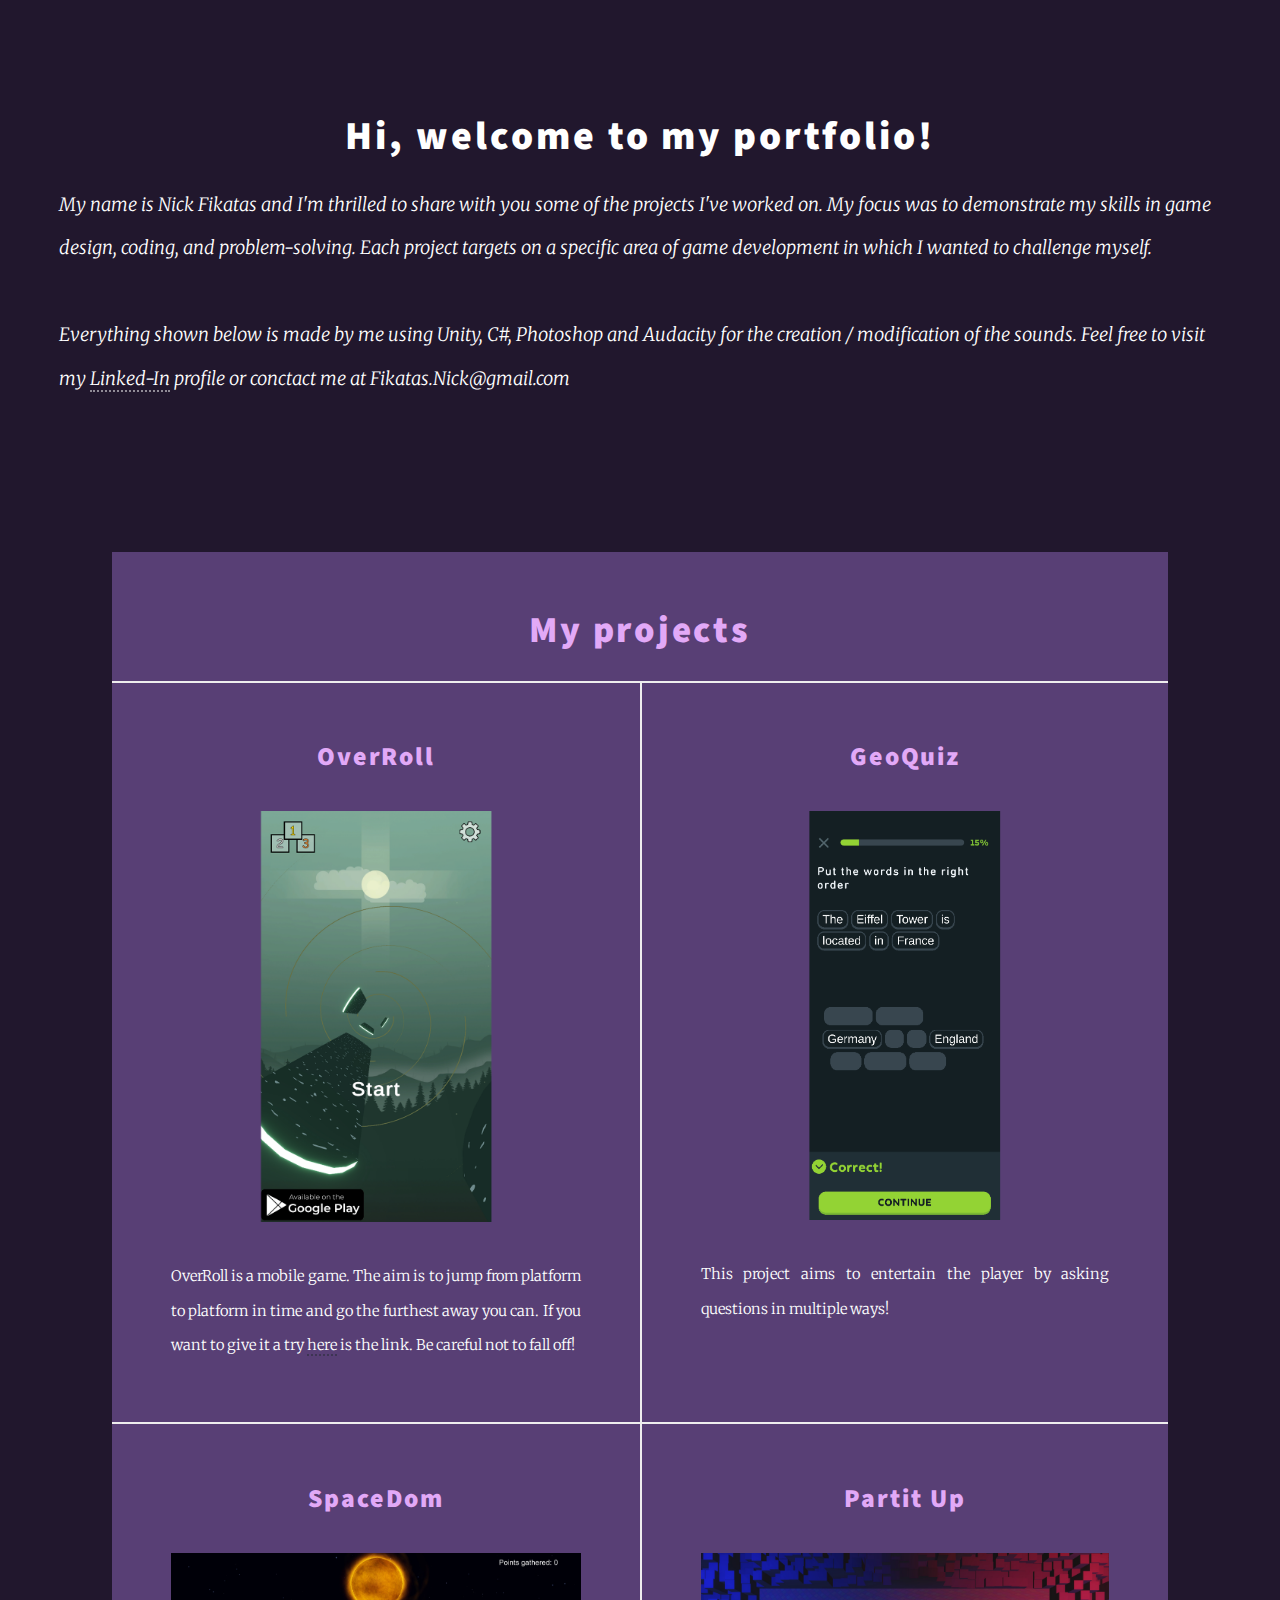
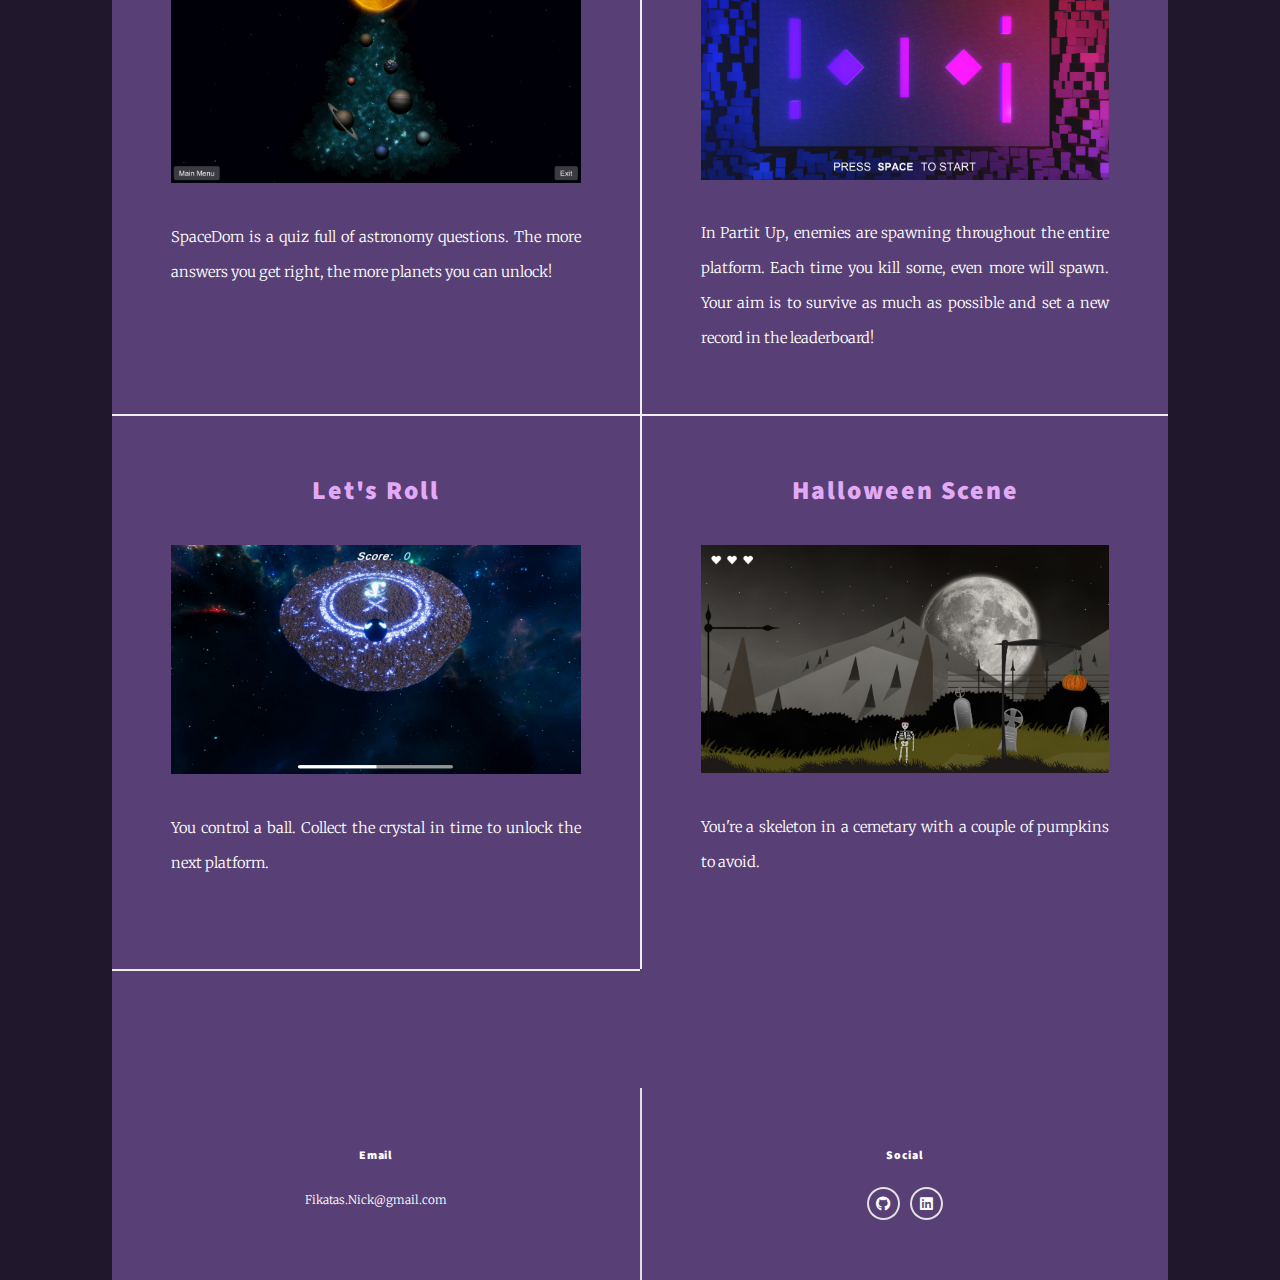
<file: index.html>
<!DOCTYPE HTML>

<html>
	<head>
		<meta charset="utf-8" />
		<meta name="viewport" content="width=device-width, initial-scale=1, user-scalable=no" />
		<!--CSS link here-->
		<link rel="stylesheet" href="assets/css/main.css" />
		<noscript><link rel="stylesheet" href="assets/css/noscript.css" /></noscript>
	</head>
	<body class="is-preload">

				<!-- Intro -->
		<div id="intro">
			<h1>Hi, welcome to my portfolio!</h1>
			<p>
				My name is Nick Fikatas and I'm thrilled to share with you some of the projects I've worked on.
				My focus was to demonstrate my skills in game design, coding, and problem-solving.
				Each project targets on a specific area of game development in which I wanted to challenge myself.<br><br>

				Everything shown below is made by me using Unity, C#, Photoshop and Audacity for the creation / modification of the sounds.
				Feel free to visit my <a href="https://www.linkedin.com/in/fiknikos/"><span class="label">Linked-In</span></a>
				profile or conctact me at Fikatas.Nick@gmail.com
			</p><br>
			<!--<a href="Nikolaos Fikatas Resume.pdf" Download class="fa fa-download" aria-hidden="true"><span class="label">Download my resume</span></a>-->
		</div>
				<!-- Main -->
					<div id="main">
						<h1>My projects</h1>
						<!-- Posts -->
							<section class="posts">
								<article>
									<header>
										<h2><a href="OverRoll.html">OverRoll</a></h2>
									</header>
									<a href="OverRoll.html" class="image fit"><img src="images/OverRoll/MainMenu.png"></a>
									<p>OverRoll is a mobile game. The aim is to jump from platform to platform in time and go the furthest away you can. 
										If you want to give it a try <a href="https://play.google.com/store/apps/details?id=io.KosmicRelics.Jump">here</a> is the link. Be careful not to fall off!</p>
								</article>
								<article>
									<header>
										<h2><a href="Quiz Project.html">GeoQuiz<br /></a></h2>										
									</header>
									<a href="GeoQuiz.html" class="image fit"><img src="images/GeoQuiz screenshot.png"></a>
									<p>This project aims to entertain the player by asking questions in multiple ways!</p>
								</article>
								<article>
									<header>
										<h2><a href="Spacedom.html">SpaceDom<br /></a></h2>										
									</header>
									<a href="spacedom.html" class="image fit"><img src="images/SpaceDom/SpaceDomTree.jpg"></a>
									<p>SpaceDom is a quiz full of astronomy questions. The more answers you get right, the more planets you can unlock!</p>
								</article>
								<article>
									<header>
										<h2><a href="PartitUp.html">Partit Up<br /></a></h2>
									</header>
									<a href="PartitUp.html" class="image fit"><img src="images/PartitUp/PressStart.jpg"></a>
									<p>In Partit Up, enemies are spawning throughout the entire platform. Each time you kill some, even more will spawn.
										 Your aim is to survive as much as possible and set a new record in the leaderboard!</p>
								</article>
								<article>
									<header>
										<h2><a href="Lets Roll.html">Let's Roll</a></h2>
									</header>
									<a href="Lets Roll.html" class="image fit"><img src="images/LetsRoll/Platform.jpg"></a>
									<p>You control a ball. Collect the crystal in time to unlock the next platform.</p>
									<ul class="actions special">
								</article>
								<article>
									<header>
										<h2><a href="Halloween Scene.html">Halloween Scene</a></h2>
									</header>
									<a href="Halloween Scene.html" class="image fit"><img src="images/HalloweenScene//Scene.jpg"></a>
									<p>You're a skeleton in a cemetary with a couple of pumpkins to avoid.</p>
									<ul class="actions special">
								</article>
								<article></article>
							</section>

					</div>

				<!-- Footer -->
					<footer id="footer">						
							<section>
								<h3>Email</h3>
								<p>Fikatas.Nick@gmail.com</p>
							</section>
							<section>
								<h3>Social</h3>
								<ul class="icons alt">																		
									<li><a href="https://github.com/KosmicRelic" class="icon brands alt fa-github"><span class="label">GitHub</span></a></li>
									<li><a href="https://www.linkedin.com/in/fiknikos/" class="icon brands alt fa-linkedin"><span class="label">Linked-In</span></a></li>
								</ul>
							</section>
						</section>
					</footer>

			</div>

		<!-- Scripts -->
			<script src="assets/js/jquery.min.js"></script>
			<script src="assets/js/jquery.scrollex.min.js"></script>
			<script src="assets/js/jquery.scrolly.min.js"></script>
			<script src="assets/js/browser.min.js"></script>
			<script src="assets/js/breakpoints.min.js"></script>
			<script src="assets/js/util.js"></script>
			<script src="assets/js/main.js"></script>

	</body>
</html>
</file>
<file: assets/css/main.css>
@import url(fontawesome-all.min.css);
@import url("https://fonts.googleapis.com/css?family=Merriweather:300,700,300italic,700italic|Source+Sans+Pro:900");


html, body, div, applet, object,
iframe, h1, h2, h3, h4, h5, h6, p, blockquote,
pre, a, abbr, acronym, address, big, cite,
code, del, dfn, em, img, ins, kbd, q, s, samp,
small, strike, strong, sub, sup, tt, var, b,
u, i, center, dl, dt, dd, ol, ul, li, fieldset,
form, label, legend, table, caption, tbody,
tfoot, thead, tr, th, td, article, aside,
canvas, details, embed, figure, figcaption,
footer, header, hgroup, menu, nav, output, ruby,
section, summary, time, mark, audio, video {
	margin: 0;
	padding: 0;
	border: 0;
	font-size: 100%;
	font: inherit;
	background-color: #583f75;
	vertical-align: baseline;}

	span{
	margin: 0;
	padding: 0;
	border: 0;
	font-size: 100%;
	font: inherit;
	background-color: inherit;
	vertical-align: baseline;
	}

article, aside, details, figcaption, figure,
footer, header, hgroup, menu, nav, section {
	display: block;}

body {
	line-height: 1;
}

ol, ul {
	list-style: none;
}

blockquote, q {
	quotes: none;
}

	blockquote:before, blockquote:after, q:before, q:after {
		content: '';
		content: none;
	}

table {
	border-collapse: collapse;
	border-spacing: 0;
}

body {
	-webkit-text-size-adjust: none;
}

mark {
	background-color: transparent;
	color: inherit;
}

input::-moz-focus-inner {
	border: 0;
	padding: 0;
}

input, select, textarea {
	-moz-appearance: none;
	-webkit-appearance: none;
	-ms-appearance: none;
	appearance: none;
}

/* Basic */

	@-ms-viewport {
		width: device-width;
	}

	body {
		-ms-overflow-style: scrollbar;
	}

	@media screen and (max-width: 480px) {

		html, body {
			min-width: 320px;
		}

	}

	html {
		box-sizing: border-box;
	}

	*, *:before, *:after {
		box-sizing: inherit;
	}

	body {
		background-color: #21172d;
	}

		body.is-preload *, body.is-preload *:before, body.is-preload *:after {
			-moz-animation: none !important;
			-webkit-animation: none !important;
			-ms-animation: none !important;
			animation: none !important;
			-moz-transition: none !important;
			-webkit-transition: none !important;
			-ms-transition: none !important;
			transition: none !important;
		}

/* Type */

	html {
		font-size: 16pt;
	}

		@media screen and (max-width: 1680px) {

			html {
				font-size: 12pt;
			}

		}

		@media screen and (max-width: 1280px) {

			html {
				font-size: 11pt;
			}

		}

		@media screen and (max-width: 360px) {

			html {
				font-size: 10pt;
			}

		}

	body {
		color: #212931;
	}

	body, input, select, textarea {
		font-family: "Merriweather", Georgia, serif;
		font-weight: 300;
		font-size: 1rem;
		line-height: 2.375;
	}

	a {
		background-color: inherit;
		-moz-transition: color 0.2s ease-in-out, background-color 0.2s ease-in-out, border-color 0.2s ease-in-out, box-shadow 0.2s ease-in-out;
		-webkit-transition: color 0.2s ease-in-out, background-color 0.2s ease-in-out, border-color 0.2s ease-in-out, box-shadow 0.2s ease-in-out;
		-ms-transition: color 0.2s ease-in-out, background-color 0.2s ease-in-out, border-color 0.2s ease-in-out, box-shadow 0.2s ease-in-out;
		transition: color 0.2s ease-in-out, background-color 0.2s ease-in-out, border-color 0.2s ease-in-out, box-shadow 0.2s ease-in-out;
		border-bottom: dotted 2px;
		text-decoration: none;
	}

		a:hover {
			border-bottom-color: transparent;
		}

	strong, b {
		font-weight: 600;
	}

	em, i {
		font-style: italic;
	}

	p {
		text-align: justify;
		margin: 0 0 2rem 0;
		color: white;
	}

	h1, h2, h3, h4, h5, h6 {
		font-family: "Source Sans Pro", Helvetica, sans-serif;
		font-weight: 900;
		line-height: 1.5;
		letter-spacing: 0.075em;
		margin: 0 0 1rem 0;
	}

		h1 a, h2 a, h3 a, h4 a, h5 a, h6 a {
			border-bottom: 0;
			color: inherit;
			text-decoration: none;
		}

	h1 {
		font-size: 2.5rem;
		line-height: 1.1;
		margin: 0 0 2rem 0;
		text-align: center;
	}

	h2 {
		
		font-size: 1.75rem;
		line-height: 1.3;
		margin: 0 0 1.5rem 0;
	}

	h3 {
		font-size: 1.25rem;
		margin: 0 0 1.5rem 0;
	}

	h4 {
		font-size: 1rem;
	}

	h5 {
		font-size: 0.9rem;
	}

	h6 {
		font-size: 0.8rem;
	}

	sub {
		font-size: 0.8rem;
		position: relative;
		top: 0.5rem;
	}

	sup {
		font-size: 0.8rem;
		position: relative;
		top: -0.5rem;
	}

	blockquote {
		border-left: solid 4px;
		font-style: italic;
		margin: 0 0 2rem 0;
		padding: 0.5rem 0 0.5rem 2rem;
	}

	code {
		border: solid 2px;
		font-family: "Courier New", monospace;
		font-size: 0.9rem;
		margin: 0 0.25rem;
		padding: 0.25rem 0.65rem;
	}

	pre {
		-webkit-overflow-scrolling: touch;
		font-family: "Courier New", monospace;
		font-size: 0.9rem;
		margin: 0 0 2rem 0;
	}

		pre code {
			display: block;
			line-height: 1.75;
			padding: 1rem 1.5rem;
			overflow-x: auto;
		}

	hr {
		border: 0;
		border-bottom: solid 2px;
		margin: 3rem 0;
	}

		hr.major {
			margin: 5rem 0;
		}

	.align-left {
		text-align: left;
	}

	.align-center {
		text-align: center;
	}

	.align-right {
		text-align: right;
	}

	input, select, textarea {
		color: white;
	}

	a {
		color: white;
		border-bottom-color: rgba(33, 41, 49, 0.5);
	}

		a:hover {
			border-bottom-color: transparent;
			color: #18bfef !important;
		}

	strong, b {
		color: #212931;
	}

	h1, h2, h3, h4, h5, h6 {
		color: #e2a9f7;
	}

	blockquote {
		border-left-color: #eeeeee;
	}

	code {
		background: rgba(220, 220, 220, 0.25);
		border-color: #eeeeee;
	}

	hr {
		border-bottom-color: #eeeeee;
	}

/* Row */

	.row {
		display: flex;
		flex-wrap: wrap;
		box-sizing: border-box;
		align-items: stretch;
	}

		.row > * {
			box-sizing: border-box;
		}

		.row.gtr-uniform > * > :last-child {
			margin-bottom: 0;
		}

		.row.aln-left {
			justify-content: flex-start;
		}

		.row.aln-center {
			justify-content: center;
		}

		.row.aln-right {
			justify-content: flex-end;
		}

		.row.aln-top {
			align-items: flex-start;
		}

		.row.aln-middle {
			align-items: center;
		}

		.row.aln-bottom {
			align-items: flex-end;
		}

		.row > .imp {
			order: -1;
		}

		.row > .col-1 {
			width: 8.33333%;
		}

		.row > .off-1 {
			margin-left: 8.33333%;
		}

		.row > .col-2 {
			width: 16.66667%;
		}

		.row > .off-2 {
			margin-left: 16.66667%;
		}

		.row > .col-3 {
			width: 25%;
		}

		.row > .off-3 {
			margin-left: 25%;
		}

		.row > .col-4 {
			width: 33.33333%;
		}

		.row > .off-4 {
			margin-left: 33.33333%;
		}

		.row > .col-5 {
			width: 41.66667%;
		}

		.row > .off-5 {
			margin-left: 41.66667%;
		}

		.row > .col-6 {
			width: 50%;
		}

		.row > .off-6 {
			margin-left: 50%;
		}

		.row > .col-7 {
			width: 58.33333%;
		}

		.row > .off-7 {
			margin-left: 58.33333%;
		}

		.row > .col-8 {
			width: 66.66667%;
		}

		.row > .off-8 {
			margin-left: 66.66667%;
		}

		.row > .col-9 {
			width: 75%;
		}

		.row > .off-9 {
			margin-left: 75%;
		}

		.row > .col-10 {
			width: 83.33333%;
		}

		.row > .off-10 {
			margin-left: 83.33333%;
		}

		.row > .col-11 {
			width: 91.66667%;
		}

		.row > .off-11 {
			margin-left: 91.66667%;
		}

		.row > .col-12 {
			width: 100%;
		}

		.row > .off-12 {
			margin-left: 100%;
		}

		.row.gtr-0 {
			margin-top: 0;
			margin-left: 0rem;
		}

			.row.gtr-0 > * {
				padding: 0 0 0 0rem;
			}

			.row.gtr-0.gtr-uniform {
				margin-top: 0rem;
			}

				.row.gtr-0.gtr-uniform > * {
					padding-top: 0rem;
				}

		.row.gtr-25 {
			margin-top: 0;
			margin-left: -0.375rem;
		}

			.row.gtr-25 > * {
				padding: 0 0 0 0.375rem;
			}

			.row.gtr-25.gtr-uniform {
				margin-top: -0.375rem;
			}

				.row.gtr-25.gtr-uniform > * {
					padding-top: 0.375rem;
				}

		.row.gtr-50 {
			margin-top: 0;
			margin-left: -0.75rem;
		}

			.row.gtr-50 > * {
				padding: 0 0 0 0.75rem;
			}

			.row.gtr-50.gtr-uniform {
				margin-top: -0.75rem;
			}

				.row.gtr-50.gtr-uniform > * {
					padding-top: 0.75rem;
				}

		.row {
			margin-top: 0;
			margin-left: -1.5rem;
		}

			.row > * {
				padding: 0 0 0 1.5rem;
			}

			.row.gtr-uniform {
				margin-top: -1.5rem;
			}

				.row.gtr-uniform > * {
					padding-top: 1.5rem;
				}

		.row.gtr-150 {
			margin-top: 0;
			margin-left: -2.25rem;
		}

			.row.gtr-150 > * {
				padding: 0 0 0 2.25rem;
			}

			.row.gtr-150.gtr-uniform {
				margin-top: -2.25rem;
			}

				.row.gtr-150.gtr-uniform > * {
					padding-top: 2.25rem;
				}

		.row.gtr-200 {
			margin-top: 0;
			margin-left: -3rem;
		}

			.row.gtr-200 > * {
				padding: 0 0 0 3rem;
			}

			.row.gtr-200.gtr-uniform {
				margin-top: -3rem;
			}

				.row.gtr-200.gtr-uniform > * {
					padding-top: 3rem;
				}

		@media screen and (max-width: 1680px) {

			.row {
				display: flex;
				flex-wrap: wrap;
				box-sizing: border-box;
				align-items: stretch;
			}

				.row > * {
					box-sizing: border-box;
				}

				.row.gtr-uniform > * > :last-child {
					margin-bottom: 0;
				}

				.row.aln-left {
					justify-content: flex-start;
				}

				.row.aln-center {
					justify-content: center;
				}

				.row.aln-right {
					justify-content: flex-end;
				}

				.row.aln-top {
					align-items: flex-start;
				}

				.row.aln-middle {
					align-items: center;
				}

				.row.aln-bottom {
					align-items: flex-end;
				}

				.row > .imp-xlarge {
					order: -1;
				}

				.row > .col-1-xlarge {
					width: 8.33333%;
				}

				.row > .off-1-xlarge {
					margin-left: 8.33333%;
				}

				.row > .col-2-xlarge {
					width: 16.66667%;
				}

				.row > .off-2-xlarge {
					margin-left: 16.66667%;
				}

				.row > .col-3-xlarge {
					width: 25%;
				}

				.row > .off-3-xlarge {
					margin-left: 25%;
				}

				.row > .col-4-xlarge {
					width: 33.33333%;
				}

				.row > .off-4-xlarge {
					margin-left: 33.33333%;
				}

				.row > .col-5-xlarge {
					width: 41.66667%;
				}

				.row > .off-5-xlarge {
					margin-left: 41.66667%;
				}

				.row > .col-6-xlarge {
					width: 50%;
				}

				.row > .off-6-xlarge {
					margin-left: 50%;
				}

				.row > .col-7-xlarge {
					width: 58.33333%;
				}

				.row > .off-7-xlarge {
					margin-left: 58.33333%;
				}

				.row > .col-8-xlarge {
					width: 66.66667%;
				}

				.row > .off-8-xlarge {
					margin-left: 66.66667%;
				}

				.row > .col-9-xlarge {
					width: 75%;
				}

				.row > .off-9-xlarge {
					margin-left: 75%;
				}

				.row > .col-10-xlarge {
					width: 83.33333%;
				}

				.row > .off-10-xlarge {
					margin-left: 83.33333%;
				}

				.row > .col-11-xlarge {
					width: 91.66667%;
				}

				.row > .off-11-xlarge {
					margin-left: 91.66667%;
				}

				.row > .col-12-xlarge {
					width: 100%;
				}

				.row > .off-12-xlarge {
					margin-left: 100%;
				}

				.row.gtr-0 {
					margin-top: 0;
					margin-left: 0rem;
				}

					.row.gtr-0 > * {
						padding: 0 0 0 0rem;
					}

					.row.gtr-0.gtr-uniform {
						margin-top: 0rem;
					}

						.row.gtr-0.gtr-uniform > * {
							padding-top: 0rem;
						}

				.row.gtr-25 {
					margin-top: 0;
					margin-left: -0.375rem;
				}

					.row.gtr-25 > * {
						padding: 0 0 0 0.375rem;
					}

					.row.gtr-25.gtr-uniform {
						margin-top: -0.375rem;
					}

						.row.gtr-25.gtr-uniform > * {
							padding-top: 0.375rem;
						}

				.row.gtr-50 {
					margin-top: 0;
					margin-left: -0.75rem;
				}

					.row.gtr-50 > * {
						padding: 0 0 0 0.75rem;
					}

					.row.gtr-50.gtr-uniform {
						margin-top: -0.75rem;
					}

						.row.gtr-50.gtr-uniform > * {
							padding-top: 0.75rem;
						}

				.row {
					margin-top: 0;
					margin-left: -1.5rem;
				}

					.row > * {
						padding: 0 0 0 1.5rem;
					}

					.row.gtr-uniform {
						margin-top: -1.5rem;
					}

						.row.gtr-uniform > * {
							padding-top: 1.5rem;
						}

				.row.gtr-150 {
					margin-top: 0;
					margin-left: -2.25rem;
				}

					.row.gtr-150 > * {
						padding: 0 0 0 2.25rem;
					}

					.row.gtr-150.gtr-uniform {
						margin-top: -2.25rem;
					}

						.row.gtr-150.gtr-uniform > * {
							padding-top: 2.25rem;
						}

				.row.gtr-200 {
					margin-top: 0;
					margin-left: -3rem;
				}

					.row.gtr-200 > * {
						padding: 0 0 0 3rem;
					}

					.row.gtr-200.gtr-uniform {
						margin-top: -3rem;
					}

						.row.gtr-200.gtr-uniform > * {
							padding-top: 3rem;
						}

		}

		@media screen and (max-width: 1280px) {

			.row {
				display: flex;
				flex-wrap: wrap;
				box-sizing: border-box;
				align-items: stretch;
			}

				.row > * {
					box-sizing: border-box;
				}

				.row.gtr-uniform > * > :last-child {
					margin-bottom: 0;
				}

				.row.aln-left {
					justify-content: flex-start;
				}

				.row.aln-center {
					justify-content: center;
				}

				.row.aln-right {
					justify-content: flex-end;
				}

				.row.aln-top {
					align-items: flex-start;
				}

				.row.aln-middle {
					align-items: center;
				}

				.row.aln-bottom {
					align-items: flex-end;
				}

				.row > .imp-large {
					order: -1;
				}

				.row > .col-1-large {
					width: 8.33333%;
				}

				.row > .off-1-large {
					margin-left: 8.33333%;
				}

				.row > .col-2-large {
					width: 16.66667%;
				}

				.row > .off-2-large {
					margin-left: 16.66667%;
				}

				.row > .col-3-large {
					width: 25%;
				}

				.row > .off-3-large {
					margin-left: 25%;
				}

				.row > .col-4-large {
					width: 33.33333%;
				}

				.row > .off-4-large {
					margin-left: 33.33333%;
				}

				.row > .col-5-large {
					width: 41.66667%;
				}

				.row > .off-5-large {
					margin-left: 41.66667%;
				}

				.row > .col-6-large {
					width: 50%;
				}

				.row > .off-6-large {
					margin-left: 50%;
				}

				.row > .col-7-large {
					width: 58.33333%;
				}

				.row > .off-7-large {
					margin-left: 58.33333%;
				}

				.row > .col-8-large {
					width: 66.66667%;
				}

				.row > .off-8-large {
					margin-left: 66.66667%;
				}

				.row > .col-9-large {
					width: 75%;
				}

				.row > .off-9-large {
					margin-left: 75%;
				}

				.row > .col-10-large {
					width: 83.33333%;
				}

				.row > .off-10-large {
					margin-left: 83.33333%;
				}

				.row > .col-11-large {
					width: 91.66667%;
				}

				.row > .off-11-large {
					margin-left: 91.66667%;
				}

				.row > .col-12-large {
					width: 100%;
				}

				.row > .off-12-large {
					margin-left: 100%;
				}

				.row.gtr-0 {
					margin-top: 0;
					margin-left: 0rem;
				}

					.row.gtr-0 > * {
						padding: 0 0 0 0rem;
					}

					.row.gtr-0.gtr-uniform {
						margin-top: 0rem;
					}

						.row.gtr-0.gtr-uniform > * {
							padding-top: 0rem;
						}

				.row.gtr-25 {
					margin-top: 0;
					margin-left: -0.375rem;
				}

					.row.gtr-25 > * {
						padding: 0 0 0 0.375rem;
					}

					.row.gtr-25.gtr-uniform {
						margin-top: -0.375rem;
					}

						.row.gtr-25.gtr-uniform > * {
							padding-top: 0.375rem;
						}

				.row.gtr-50 {
					margin-top: 0;
					margin-left: -0.75rem;
				}

					.row.gtr-50 > * {
						padding: 0 0 0 0.75rem;
					}

					.row.gtr-50.gtr-uniform {
						margin-top: -0.75rem;
					}

						.row.gtr-50.gtr-uniform > * {
							padding-top: 0.75rem;
						}

				.row {
					margin-top: 0;
					margin-left: -1.5rem;
				}

					.row > * {
						padding: 0 0 0 1.5rem;
					}

					.row.gtr-uniform {
						margin-top: -1.5rem;
					}

						.row.gtr-uniform > * {
							padding-top: 1.5rem;
						}

				.row.gtr-150 {
					margin-top: 0;
					margin-left: -2.25rem;
				}

					.row.gtr-150 > * {
						padding: 0 0 0 2.25rem;
					}

					.row.gtr-150.gtr-uniform {
						margin-top: -2.25rem;
					}

						.row.gtr-150.gtr-uniform > * {
							padding-top: 2.25rem;
						}

				.row.gtr-200 {
					margin-top: 0;
					margin-left: -3rem;
				}

					.row.gtr-200 > * {
						padding: 0 0 0 3rem;
					}

					.row.gtr-200.gtr-uniform {
						margin-top: -3rem;
					}

						.row.gtr-200.gtr-uniform > * {
							padding-top: 3rem;
						}

		}

		@media screen and (max-width: 980px) {

			.row {
				display: flex;
				flex-wrap: wrap;
				box-sizing: border-box;
				align-items: stretch;
			}

				.row > * {
					box-sizing: border-box;
				}

				.row.gtr-uniform > * > :last-child {
					margin-bottom: 0;
				}

				.row.aln-left {
					justify-content: flex-start;
				}

				.row.aln-center {
					justify-content: center;
				}

				.row.aln-right {
					justify-content: flex-end;
				}

				.row.aln-top {
					align-items: flex-start;
				}

				.row.aln-middle {
					align-items: center;
				}

				.row.aln-bottom {
					align-items: flex-end;
				}

				.row > .imp-medium {
					order: -1;
				}

				.row > .col-1-medium {
					width: 8.33333%;
				}

				.row > .off-1-medium {
					margin-left: 8.33333%;
				}

				.row > .col-2-medium {
					width: 16.66667%;
				}

				.row > .off-2-medium {
					margin-left: 16.66667%;
				}

				.row > .col-3-medium {
					width: 25%;
				}

				.row > .off-3-medium {
					margin-left: 25%;
				}

				.row > .col-4-medium {
					width: 33.33333%;
				}

				.row > .off-4-medium {
					margin-left: 33.33333%;
				}

				.row > .col-5-medium {
					width: 41.66667%;
				}

				.row > .off-5-medium {
					margin-left: 41.66667%;
				}

				.row > .col-6-medium {
					width: 50%;
				}

				.row > .off-6-medium {
					margin-left: 50%;
				}

				.row > .col-7-medium {
					width: 58.33333%;
				}

				.row > .off-7-medium {
					margin-left: 58.33333%;
				}

				.row > .col-8-medium {
					width: 66.66667%;
				}

				.row > .off-8-medium {
					margin-left: 66.66667%;
				}

				.row > .col-9-medium {
					width: 75%;
				}

				.row > .off-9-medium {
					margin-left: 75%;
				}

				.row > .col-10-medium {
					width: 83.33333%;
				}

				.row > .off-10-medium {
					margin-left: 83.33333%;
				}

				.row > .col-11-medium {
					width: 91.66667%;
				}

				.row > .off-11-medium {
					margin-left: 91.66667%;
				}

				.row > .col-12-medium {
					width: 100%;
				}

				.row > .off-12-medium {
					margin-left: 100%;
				}

				.row.gtr-0 {
					margin-top: 0;
					margin-left: 0rem;
				}

					.row.gtr-0 > * {
						padding: 0 0 0 0rem;
					}

					.row.gtr-0.gtr-uniform {
						margin-top: 0rem;
					}

						.row.gtr-0.gtr-uniform > * {
							padding-top: 0rem;
						}

				.row.gtr-25 {
					margin-top: 0;
					margin-left: -0.375rem;
				}

					.row.gtr-25 > * {
						padding: 0 0 0 0.375rem;
					}

					.row.gtr-25.gtr-uniform {
						margin-top: -0.375rem;
					}

						.row.gtr-25.gtr-uniform > * {
							padding-top: 0.375rem;
						}

				.row.gtr-50 {
					margin-top: 0;
					margin-left: -0.75rem;
				}

					.row.gtr-50 > * {
						padding: 0 0 0 0.75rem;
					}

					.row.gtr-50.gtr-uniform {
						margin-top: -0.75rem;
					}

						.row.gtr-50.gtr-uniform > * {
							padding-top: 0.75rem;
						}

				.row {
					margin-top: 0;
					margin-left: -1.5rem;
				}

					.row > * {
						padding: 0 0 0 1.5rem;
					}

					.row.gtr-uniform {
						margin-top: -1.5rem;
					}

						.row.gtr-uniform > * {
							padding-top: 1.5rem;
						}

				.row.gtr-150 {
					margin-top: 0;
					margin-left: -2.25rem;
				}

					.row.gtr-150 > * {
						padding: 0 0 0 2.25rem;
					}

					.row.gtr-150.gtr-uniform {
						margin-top: -2.25rem;
					}

						.row.gtr-150.gtr-uniform > * {
							padding-top: 2.25rem;
						}

				.row.gtr-200 {
					margin-top: 0;
					margin-left: -3rem;
				}

					.row.gtr-200 > * {
						padding: 0 0 0 3rem;
					}

					.row.gtr-200.gtr-uniform {
						margin-top: -3rem;
					}

						.row.gtr-200.gtr-uniform > * {
							padding-top: 3rem;
						}

		}

		@media screen and (max-width: 736px) {

			.row {
				display: flex;
				flex-wrap: wrap;
				box-sizing: border-box;
				align-items: stretch;
			}

				.row > * {
					box-sizing: border-box;
				}

				.row.gtr-uniform > * > :last-child {
					margin-bottom: 0;
				}

				.row.aln-left {
					justify-content: flex-start;
				}

				.row.aln-center {
					justify-content: center;
				}

				.row.aln-right {
					justify-content: flex-end;
				}

				.row.aln-top {
					align-items: flex-start;
				}

				.row.aln-middle {
					align-items: center;
				}

				.row.aln-bottom {
					align-items: flex-end;
				}

				.row > .imp-small {
					order: -1;
				}

				.row > .col-1-small {
					width: 8.33333%;
				}

				.row > .off-1-small {
					margin-left: 8.33333%;
				}

				.row > .col-2-small {
					width: 16.66667%;
				}

				.row > .off-2-small {
					margin-left: 16.66667%;
				}

				.row > .col-3-small {
					width: 25%;
				}

				.row > .off-3-small {
					margin-left: 25%;
				}

				.row > .col-4-small {
					width: 33.33333%;
				}

				.row > .off-4-small {
					margin-left: 33.33333%;
				}

				.row > .col-5-small {
					width: 41.66667%;
				}

				.row > .off-5-small {
					margin-left: 41.66667%;
				}

				.row > .col-6-small {
					width: 50%;
				}

				.row > .off-6-small {
					margin-left: 50%;
				}

				.row > .col-7-small {
					width: 58.33333%;
				}

				.row > .off-7-small {
					margin-left: 58.33333%;
				}

				.row > .col-8-small {
					width: 66.66667%;
				}

				.row > .off-8-small {
					margin-left: 66.66667%;
				}

				.row > .col-9-small {
					width: 75%;
				}

				.row > .off-9-small {
					margin-left: 75%;
				}

				.row > .col-10-small {
					width: 83.33333%;
				}

				.row > .off-10-small {
					margin-left: 83.33333%;
				}

				.row > .col-11-small {
					width: 91.66667%;
				}

				.row > .off-11-small {
					margin-left: 91.66667%;
				}

				.row > .col-12-small {
					width: 100%;
				}

				.row > .off-12-small {
					margin-left: 100%;
				}

				.row.gtr-0 {
					margin-top: 0;
					margin-left: 0rem;
				}

					.row.gtr-0 > * {
						padding: 0 0 0 0rem;
					}

					.row.gtr-0.gtr-uniform {
						margin-top: 0rem;
					}

						.row.gtr-0.gtr-uniform > * {
							padding-top: 0rem;
						}

				.row.gtr-25 {
					margin-top: 0;
					margin-left: -0.375rem;
				}

					.row.gtr-25 > * {
						padding: 0 0 0 0.375rem;
					}

					.row.gtr-25.gtr-uniform {
						margin-top: -0.375rem;
					}

						.row.gtr-25.gtr-uniform > * {
							padding-top: 0.375rem;
						}

				.row.gtr-50 {
					margin-top: 0;
					margin-left: -0.75rem;
				}

					.row.gtr-50 > * {
						padding: 0 0 0 0.75rem;
					}

					.row.gtr-50.gtr-uniform {
						margin-top: -0.75rem;
					}

						.row.gtr-50.gtr-uniform > * {
							padding-top: 0.75rem;
						}

				.row {
					margin-top: 0;
					margin-left: -1.5rem;
				}

					.row > * {
						padding: 0 0 0 1.5rem;
					}

					.row.gtr-uniform {
						margin-top: -1.5rem;
					}

						.row.gtr-uniform > * {
							padding-top: 1.5rem;
						}

				.row.gtr-150 {
					margin-top: 0;
					margin-left: -2.25rem;
				}

					.row.gtr-150 > * {
						padding: 0 0 0 2.25rem;
					}

					.row.gtr-150.gtr-uniform {
						margin-top: -2.25rem;
					}

						.row.gtr-150.gtr-uniform > * {
							padding-top: 2.25rem;
						}

				.row.gtr-200 {
					margin-top: 0;
					margin-left: -3rem;
				}

					.row.gtr-200 > * {
						padding: 0 0 0 3rem;
					}

					.row.gtr-200.gtr-uniform {
						margin-top: -3rem;
					}

						.row.gtr-200.gtr-uniform > * {
							padding-top: 3rem;
						}

		}

		@media screen and (max-width: 480px) {

			.row {
				display: flex;
				flex-wrap: wrap;
				box-sizing: border-box;
				align-items: stretch;
			}

				.row > * {
					box-sizing: border-box;
				}

				.row.gtr-uniform > * > :last-child {
					margin-bottom: 0;
				}

				.row.aln-left {
					justify-content: flex-start;
				}

				.row.aln-center {
					justify-content: center;
				}

				.row.aln-right {
					justify-content: flex-end;
				}

				.row.aln-top {
					align-items: flex-start;
				}

				.row.aln-middle {
					align-items: center;
				}

				.row.aln-bottom {
					align-items: flex-end;
				}

				.row > .imp-xsmall {
					order: -1;
				}

				.row > .col-1-xsmall {
					width: 8.33333%;
				}

				.row > .off-1-xsmall {
					margin-left: 8.33333%;
				}

				.row > .col-2-xsmall {
					width: 16.66667%;
				}

				.row > .off-2-xsmall {
					margin-left: 16.66667%;
				}

				.row > .col-3-xsmall {
					width: 25%;
				}

				.row > .off-3-xsmall {
					margin-left: 25%;
				}

				.row > .col-4-xsmall {
					width: 33.33333%;
				}

				.row > .off-4-xsmall {
					margin-left: 33.33333%;
				}

				.row > .col-5-xsmall {
					width: 41.66667%;
				}

				.row > .off-5-xsmall {
					margin-left: 41.66667%;
				}

				.row > .col-6-xsmall {
					width: 50%;
				}

				.row > .off-6-xsmall {
					margin-left: 50%;
				}

				.row > .col-7-xsmall {
					width: 58.33333%;
				}

				.row > .off-7-xsmall {
					margin-left: 58.33333%;
				}

				.row > .col-8-xsmall {
					width: 66.66667%;
				}

				.row > .off-8-xsmall {
					margin-left: 66.66667%;
				}

				.row > .col-9-xsmall {
					width: 75%;
				}

				.row > .off-9-xsmall {
					margin-left: 75%;
				}

				.row > .col-10-xsmall {
					width: 83.33333%;
				}

				.row > .off-10-xsmall {
					margin-left: 83.33333%;
				}

				.row > .col-11-xsmall {
					width: 91.66667%;
				}

				.row > .off-11-xsmall {
					margin-left: 91.66667%;
				}

				.row > .col-12-xsmall {
					width: 100%;
				}

				.row > .off-12-xsmall {
					margin-left: 100%;
				}

				.row.gtr-0 {
					margin-top: 0;
					margin-left: 0rem;
				}

					.row.gtr-0 > * {
						padding: 0 0 0 0rem;
					}

					.row.gtr-0.gtr-uniform {
						margin-top: 0rem;
					}

						.row.gtr-0.gtr-uniform > * {
							padding-top: 0rem;
						}

				.row.gtr-25 {
					margin-top: 0;
					margin-left: -0.375rem;
				}

					.row.gtr-25 > * {
						padding: 0 0 0 0.375rem;
					}

					.row.gtr-25.gtr-uniform {
						margin-top: -0.375rem;
					}

						.row.gtr-25.gtr-uniform > * {
							padding-top: 0.375rem;
						}

				.row.gtr-50 {
					margin-top: 0;
					margin-left: -0.75rem;
				}

					.row.gtr-50 > * {
						padding: 0 0 0 0.75rem;
					}

					.row.gtr-50.gtr-uniform {
						margin-top: -0.75rem;
					}

						.row.gtr-50.gtr-uniform > * {
							padding-top: 0.75rem;
						}

				.row {
					margin-top: 0;
					margin-left: -1.5rem;
				}

					.row > * {
						padding: 0 0 0 1.5rem;
					}

					.row.gtr-uniform {
						margin-top: -1.5rem;
					}

						.row.gtr-uniform > * {
							padding-top: 1.5rem;
						}

				.row.gtr-150 {
					margin-top: 0;
					margin-left: -2.25rem;
				}

					.row.gtr-150 > * {
						padding: 0 0 0 2.25rem;
					}

					.row.gtr-150.gtr-uniform {
						margin-top: -2.25rem;
					}

						.row.gtr-150.gtr-uniform > * {
							padding-top: 2.25rem;
						}

				.row.gtr-200 {
					margin-top: 0;
					margin-left: -3rem;
				}

					.row.gtr-200 > * {
						padding: 0 0 0 3rem;
					}

					.row.gtr-200.gtr-uniform {
						margin-top: -3rem;
					}

						.row.gtr-200.gtr-uniform > * {
							padding-top: 3rem;
						}

		}

		@media screen and (max-width: 360px) {

			.row {
				display: flex;
				flex-wrap: wrap;
				box-sizing: border-box;
				align-items: stretch;
			}

				.row > * {
					box-sizing: border-box;
				}

				.row.gtr-uniform > * > :last-child {
					margin-bottom: 0;
				}

				.row.aln-left {
					justify-content: flex-start;
				}

				.row.aln-center {
					justify-content: center;
				}

				.row.aln-right {
					justify-content: flex-end;
				}

				.row.aln-top {
					align-items: flex-start;
				}

				.row.aln-middle {
					align-items: center;
				}

				.row.aln-bottom {
					align-items: flex-end;
				}

				.row > .imp-xxsmall {
					order: -1;
				}

				.row > .col-1-xxsmall {
					width: 8.33333%;
				}

				.row > .off-1-xxsmall {
					margin-left: 8.33333%;
				}

				.row > .col-2-xxsmall {
					width: 16.66667%;
				}

				.row > .off-2-xxsmall {
					margin-left: 16.66667%;
				}

				.row > .col-3-xxsmall {
					width: 25%;
				}

				.row > .off-3-xxsmall {
					margin-left: 25%;
				}

				.row > .col-4-xxsmall {
					width: 33.33333%;
				}

				.row > .off-4-xxsmall {
					margin-left: 33.33333%;
				}

				.row > .col-5-xxsmall {
					width: 41.66667%;
				}

				.row > .off-5-xxsmall {
					margin-left: 41.66667%;
				}

				.row > .col-6-xxsmall {
					width: 50%;
				}

				.row > .off-6-xxsmall {
					margin-left: 50%;
				}

				.row > .col-7-xxsmall {
					width: 58.33333%;
				}

				.row > .off-7-xxsmall {
					margin-left: 58.33333%;
				}

				.row > .col-8-xxsmall {
					width: 66.66667%;
				}

				.row > .off-8-xxsmall {
					margin-left: 66.66667%;
				}

				.row > .col-9-xxsmall {
					width: 75%;
				}

				.row > .off-9-xxsmall {
					margin-left: 75%;
				}

				.row > .col-10-xxsmall {
					width: 83.33333%;
				}

				.row > .off-10-xxsmall {
					margin-left: 83.33333%;
				}

				.row > .col-11-xxsmall {
					width: 91.66667%;
				}

				.row > .off-11-xxsmall {
					margin-left: 91.66667%;
				}

				.row > .col-12-xxsmall {
					width: 100%;
				}

				.row > .off-12-xxsmall {
					margin-left: 100%;
				}

				.row.gtr-0 {
					margin-top: 0;
					margin-left: 0rem;
				}

					.row.gtr-0 > * {
						padding: 0 0 0 0rem;
					}

					.row.gtr-0.gtr-uniform {
						margin-top: 0rem;
					}

						.row.gtr-0.gtr-uniform > * {
							padding-top: 0rem;
						}

				.row.gtr-25 {
					margin-top: 0;
					margin-left: -0.375rem;
				}

					.row.gtr-25 > * {
						padding: 0 0 0 0.375rem;
					}

					.row.gtr-25.gtr-uniform {
						margin-top: -0.375rem;
					}

						.row.gtr-25.gtr-uniform > * {
							padding-top: 0.375rem;
						}

				.row.gtr-50 {
					margin-top: 0;
					margin-left: -0.75rem;
				}

					.row.gtr-50 > * {
						padding: 0 0 0 0.75rem;
					}

					.row.gtr-50.gtr-uniform {
						margin-top: -0.75rem;
					}

						.row.gtr-50.gtr-uniform > * {
							padding-top: 0.75rem;
						}

				.row {
					margin-top: 0;
					margin-left: -1.5rem;
				}

					.row > * {
						padding: 0 0 0 1.5rem;
					}

					.row.gtr-uniform {
						margin-top: -1.5rem;
					}

						.row.gtr-uniform > * {
							padding-top: 1.5rem;
						}

				.row.gtr-150 {
					margin-top: 0;
					margin-left: -2.25rem;
				}

					.row.gtr-150 > * {
						padding: 0 0 0 2.25rem;
					}

					.row.gtr-150.gtr-uniform {
						margin-top: -2.25rem;
					}

						.row.gtr-150.gtr-uniform > * {
							padding-top: 2.25rem;
						}

				.row.gtr-200 {
					margin-top: 0;
					margin-left: -3rem;
				}

					.row.gtr-200 > * {
						padding: 0 0 0 3rem;
					}

					.row.gtr-200.gtr-uniform {
						margin-top: -3rem;
					}

						.row.gtr-200.gtr-uniform > * {
							padding-top: 3rem;
						}

		}

/* Box */

	.box {
		border: solid 2px;
		margin-bottom: 2rem;
		padding: 1.5rem;
	}

		.box > :last-child,
		.box > :last-child > :last-child,
		.box > :last-child > :last-child > :last-child {
			margin-bottom: 0;
		}

		.box.alt {
			border: 0;
			border-radius: 0;
			padding: 0;
		}

	.box {
		border-color: #eeeeee;
	}

/* Button */

	input[type="submit"],
	input[type="reset"],
	input[type="button"],
	button,
	.button {
		-moz-appearance: none;
		-webkit-appearance: none;
		-ms-appearance: none;
		appearance: none;
		-moz-transition: background-color 0.2s ease-in-out, box-shadow 0.2s ease-in-out, color 0.2s ease-in-out;
		-webkit-transition: background-color 0.2s ease-in-out, box-shadow 0.2s ease-in-out, color 0.2s ease-in-out;
		-ms-transition: background-color 0.2s ease-in-out, box-shadow 0.2s ease-in-out, color 0.2s ease-in-out;
		transition: background-color 0.2s ease-in-out, box-shadow 0.2s ease-in-out, color 0.2s ease-in-out;
		border: 0;
		border-radius: 0;
		cursor: pointer;
		display: inline-block;
		font-family: "Source Sans Pro", Helvetica, sans-serif;
		font-size: 0.8rem;
		font-weight: 900;
		letter-spacing: 0.075em;
		height: 3rem;
		line-height: 3rem;
		padding: 0 2rem;
		text-align: center;
		text-decoration: none;
		text-transform: uppercase;
		white-space: nowrap;
	}

		input[type="submit"].icon:before,
		input[type="reset"].icon:before,
		input[type="button"].icon:before,
		button.icon:before,
		.button.icon:before {
			margin-right: 0.5rem;
		}

		input[type="submit"].icon.solo,
		input[type="reset"].icon.solo,
		input[type="button"].icon.solo,
		button.icon.solo,
		.button.icon.solo {
			position: relative;
			width: 4rem;
			height: 4rem;
			line-height: 4rem;
			border-radius: 4rem;
			text-indent: 4rem;
			overflow: hidden;
			padding: 0;
			white-space: nowrap;
		}

			input[type="submit"].icon.solo:before,
			input[type="reset"].icon.solo:before,
			input[type="button"].icon.solo:before,
			button.icon.solo:before,
			.button.icon.solo:before {
				position: absolute;
				display: block;
				top: 0;
				left: 0;
				width: inherit;
				height: inherit;
				line-height: inherit;
				font-size: 1.25rem;
				margin-right: 0;
				text-align: center;
				text-indent: 0;
			}

		input[type="submit"].fit,
		input[type="reset"].fit,
		input[type="button"].fit,
		button.fit,
		.button.fit {
			width: 100%;
		}

		input[type="submit"].small,
		input[type="reset"].small,
		input[type="button"].small,
		button.small,
		.button.small {
			font-size: 0.7rem;
			height: 2.5rem;
			line-height: 2.5rem;
			padding: 0 1.5rem;
		}

		input[type="submit"].large,
		input[type="reset"].large,
		input[type="button"].large,
		button.large,
		.button.large {
			font-size: 0.9rem;
			height: 3.5rem;
			line-height: 3.5rem;
			padding: 0 2.75rem;
		}

		@media screen and (max-width: 980px) {

			input[type="submit"],
			input[type="reset"],
			input[type="button"],
			button,
			.button {
				font-size: 0.9rem;
				height: 3.25rem;
				line-height: 3.25rem;
			}

				input[type="submit"].large,
				input[type="reset"].large,
				input[type="button"].large,
				button.large,
				.button.large {
					font-size: 1rem;
					height: 3.75rem;
					line-height: 3.75rem;
				}

		}

		input[type="submit"].disabled, input[type="submit"]:disabled,
		input[type="reset"].disabled,
		input[type="reset"]:disabled,
		input[type="button"].disabled,
		input[type="button"]:disabled,
		button.disabled,
		button:disabled,
		.button.disabled,
		.button:disabled {
			pointer-events: none;
			opacity: 0.25;
		}

	input[type="submit"],
	input[type="reset"],
	input[type="button"],
	button,
	.button {
		background-color: transparent;
		box-shadow: inset 0 0 0 2px #212931;
		color: #212931 !important;
	}

		input[type="submit"]:hover,
		input[type="reset"]:hover,
		input[type="button"]:hover,
		button:hover,
		.button:hover {
			box-shadow: inset 0 0 0 2px #18bfef;
			color: #18bfef !important;
		}

		input[type="submit"].primary,
		input[type="reset"].primary,
		input[type="button"].primary,
		button.primary,
		.button.primary {
			background-color: #212931;
			box-shadow: none;
			color: #ffffff !important;
		}

			input[type="submit"].primary:hover,
			input[type="reset"].primary:hover,
			input[type="button"].primary:hover,
			button.primary:hover,
			.button.primary:hover {
				background-color: #18bfef;
			}

/* Form */

	form {
		margin: 0 0 2rem 0;
	}

		form > :last-child {
			margin-bottom: 0;
		}

		form > .fields {
			display: -moz-flex;
			display: -webkit-flex;
			display: -ms-flex;
			display: flex;
			-moz-flex-wrap: wrap;
			-webkit-flex-wrap: wrap;
			-ms-flex-wrap: wrap;
			flex-wrap: wrap;
			width: calc(100% + 3rem);
			margin: -1.5rem 0 2rem -1.5rem;
		}

			form > .fields > .field {
				-moz-flex-grow: 0;
				-webkit-flex-grow: 0;
				-ms-flex-grow: 0;
				flex-grow: 0;
				-moz-flex-shrink: 0;
				-webkit-flex-shrink: 0;
				-ms-flex-shrink: 0;
				flex-shrink: 0;
				padding: 1.5rem 0 0 1.5rem;
				width: calc(100% - 1.5rem);
			}

				form > .fields > .field.half {
					width: calc(50% - 0.75rem);
				}

				form > .fields > .field.third {
					width: calc(100%/3 - 0.5rem);
				}

				form > .fields > .field.quarter {
					width: calc(25% - 0.375rem);
				}

		@media screen and (max-width: 480px) {

			form > .fields {
				width: calc(100% + 3rem);
				margin: -1.5rem 0 2rem -1.5rem;
			}

				form > .fields > .field {
					padding: 1.5rem 0 0 1.5rem;
					width: calc(100% - 1.5rem);
				}

					form > .fields > .field.half {
						width: calc(100% - 1.5rem);
					}

					form > .fields > .field.third {
						width: calc(100% - 1.5rem);
					}

					form > .fields > .field.quarter {
						width: calc(100% - 1.5rem);
					}

		}

	label {
		display: block;
		font-family: "Source Sans Pro", Helvetica, sans-serif;
		font-weight: 900;
		line-height: 1.5;
		letter-spacing: 0.075em;
		font-size: 0.8rem;
		text-transform: uppercase;
		margin: 0 0 0.75rem 0;
	}

		@media screen and (max-width: 980px) {

			label {
				font-size: 0.9rem;
			}

		}

	input[type="text"],
	input[type="password"],
	input[type="email"],
	select,
	textarea {
		-moz-appearance: none;
		-webkit-appearance: none;
		-ms-appearance: none;
		appearance: none;
		background: transparent;
		border-radius: 0;
		border: solid 2px;
		color: inherit;
		display: block;
		outline: 0;
		padding: 0 1rem;
		text-decoration: none;
		width: 100%;
	}

		input[type="text"]:invalid,
		input[type="password"]:invalid,
		input[type="email"]:invalid,
		select:invalid,
		textarea:invalid {
			box-shadow: none;
		}

	select {
		background-size: 1.25rem;
		background-repeat: no-repeat;
		background-position: calc(100% - 1rem) center;
		height: 3rem;
		padding-right: 3rem;
		text-overflow: ellipsis;
	}

		select:focus::-ms-value {
			background-color: transparent;
		}

		select::-ms-expand {
			display: none;
		}

	input[type="text"],
	input[type="password"],
	input[type="email"],
	select {
		height: 3rem;
	}

	textarea {
		padding: 0.75rem 1rem;
	}

	input[type="checkbox"],
	input[type="radio"] {
		-moz-appearance: none;
		-webkit-appearance: none;
		-ms-appearance: none;
		appearance: none;
		display: block;
		float: left;
		margin-right: -2rem;
		opacity: 0;
		width: 1rem;
		z-index: -1;
	}

		input[type="checkbox"] + label,
		input[type="radio"] + label {
			text-decoration: none;
			cursor: pointer;
			display: inline-block;
			font-size: 1rem;
			letter-spacing: 0;
			font-family: "Merriweather", Georgia, serif;
			text-transform: none;
			font-weight: 300;
			padding-left: 2.8rem;
			padding-right: 1rem;
			position: relative;
		}

			input[type="checkbox"] + label:before,
			input[type="radio"] + label:before {
				-moz-osx-font-smoothing: grayscale;
				-webkit-font-smoothing: antialiased;
				display: inline-block;
				font-style: normal;
				font-variant: normal;
				text-rendering: auto;
				line-height: 1;
				text-transform: none !important;
				font-family: 'Font Awesome 5 Free';
				font-weight: 900;
			}

			input[type="checkbox"] + label:before,
			input[type="radio"] + label:before {
				border-radius: 0;
				border: solid 2px;
				content: '';
				display: inline-block;
				font-size: 0.8rem;
				height: 1.8rem;
				left: 0;
				line-height: 1.65rem;
				position: absolute;
				text-align: center;
				top: -0.125rem;
				width: 1.8rem;
			}

		input[type="checkbox"]:checked + label:before,
		input[type="radio"]:checked + label:before {
			content: '\f00c';
		}

	input[type="checkbox"] + label:before {
		border-radius: 0;
	}

	input[type="radio"] + label:before {
		border-radius: 100%;
	}

	::-webkit-input-placeholder {
		opacity: 1.0;
	}

	:-moz-placeholder {
		opacity: 1.0;
	}

	::-moz-placeholder {
		opacity: 1.0;
	}

	:-ms-input-placeholder {
		opacity: 1.0;
	}

	label {
		color: #212931;
	}

	input[type="text"],
	input[type="password"],
	input[type="email"],
	select,
	textarea {
		border-color: #eeeeee;
	}

		input[type="text"]:focus,
		input[type="password"]:focus,
		input[type="email"]:focus,
		select:focus,
		textarea:focus {
			border-color: #18bfef;
		}

	select {
		background-image: url("data:image/svg+xml;charset=utf8,%3Csvg xmlns='http://www.w3.org/2000/svg' width='40' height='40' preserveAspectRatio='none' viewBox='0 0 40 40'%3E%3Cpath d='M9.4,12.3l10.4,10.4l10.4-10.4c0.2-0.2,0.5-0.4,0.9-0.4c0.3,0,0.6,0.1,0.9,0.4l3.3,3.3c0.2,0.2,0.4,0.5,0.4,0.9 c0,0.4-0.1,0.6-0.4,0.9L20.7,31.9c-0.2,0.2-0.5,0.4-0.9,0.4c-0.3,0-0.6-0.1-0.9-0.4L4.3,17.3c-0.2-0.2-0.4-0.5-0.4-0.9 c0-0.4,0.1-0.6,0.4-0.9l3.3-3.3c0.2-0.2,0.5-0.4,0.9-0.4S9.1,12.1,9.4,12.3z' fill='%23eeeeee' /%3E%3C/svg%3E");
	}

		select option {
			background-color: #ffffff;
			color: #212931;
		}

	.select-wrapper:before {
		color: #eeeeee;
	}

	input[type="checkbox"] + label,
	input[type="radio"] + label {
		color: #212931;
	}

		input[type="checkbox"] + label:before,
		input[type="radio"] + label:before {
			border-color: #eeeeee;
		}

	input[type="checkbox"]:checked + label:before,
	input[type="radio"]:checked + label:before {
		background-color: #212931;
		border-color: #212931;
		color: #ffffff;
	}

	input[type="checkbox"]:focus + label:before,
	input[type="radio"]:focus + label:before {
		border-color: #18bfef;
	}

	::-webkit-input-placeholder {
		color: #909498 !important;
	}

	:-moz-placeholder {
		color: #909498 !important;
	}

	::-moz-placeholder {
		color: #909498 !important;
	}

	:-ms-input-placeholder {
		color: #909498 !important;
	}

	.formerize-placeholder {
		color: #909498 !important;
	}

/* Icon */

	.icon {
		text-decoration: none;
		border-bottom: none;
		position: relative;
	}

		.icon:before {
			-moz-osx-font-smoothing: grayscale;
			-webkit-font-smoothing: antialiased;
			display: inline-block;
			font-style: normal;
			font-variant: normal;
			text-rendering: auto;
			line-height: 1;
			text-transform: none !important;
			font-family: 'Font Awesome 5 Free';
			font-weight: 400;
		}

		.icon > .label {
			display: none;
		}

		.icon:before {
			line-height: inherit;
		}

		.icon.solid:before {
			font-weight: 900;
		}

		.icon.brands:before {
			font-family: 'Font Awesome 5 Brands';
		}

/* Image */

	.image {
		border: 0;
		display: inline-block;
		position: relative;
	}

		.image img {
			display: block;
		}

		.image.left, .image.right {
			max-width: 40%;
		}

			.image.left img, .image.right img {
				width: 100%;
			}

		.image.left {
			float: left;
			margin: 0 2rem 2rem 0;
			top: 0.75rem;
		}

		.image.right {
			float: right;
			margin: 0 0 2rem 2rem;
			top: 0.75rem;
		}

		.image.fit {
			display: block;
			margin: 2.5rem 0;
			width: 100%;
		}

			.image.fit:first-child {
				margin-top: 0;
			}

			.image.fit img {
				width: 100%;
			}

		.image.main {
			display: block;
			margin: 4rem 0;
			width: 100%;
		}

			.image.main:first-child {
				margin-top: 0;
			}

			.image.main img {
				width: 100%;
			}

		@media screen and (max-width: 736px) {

			.image.fit {
				margin: 2rem 0;
			}

			.image.main {
				margin: 2rem 0;
			}

		}

	a.image {
		overflow: hidden;
	}

		a.image img {
			-moz-transition: -moz-transform 0.2s ease-out;
			-webkit-transition: -webkit-transform 0.2s ease-out;
			-ms-transition: -ms-transform 0.2s ease-out;
			transition: transform 0.2s ease-out;
		}

		a.image:hover img {
			-moz-transform: scale(1.05);
			-webkit-transform: scale(1.05);
			-ms-transform: scale(1.05);
			transform: scale(1.05);
		}

/* Actions */

	ul.actions {
		display: -moz-flex;
		display: -webkit-flex;
		display: -ms-flex;
		display: flex;
		cursor: default;
		list-style: none;
		margin-left: -1rem;
		padding-left: 0;
	}

		ul.actions li {
			padding: 0 0 0 1rem;
			vertical-align: middle;
		}

		ul.actions.special {
			-moz-justify-content: center;
			-webkit-justify-content: center;
			-ms-justify-content: center;
			justify-content: center;
			width: 100%;
			margin-left: 0;
		}

			ul.actions.special li:first-child {
				padding-left: 0;
			}

		ul.actions.stacked {
			-moz-flex-direction: column;
			-webkit-flex-direction: column;
			-ms-flex-direction: column;
			flex-direction: column;
			margin-left: 0;
		}

			ul.actions.stacked li {
				padding: 1.3rem 0 0 0;
			}

				ul.actions.stacked li:first-child {
					padding-top: 0;
				}

		ul.actions.fit {
			width: calc(100% + 1rem);
		}

			ul.actions.fit li {
				-moz-flex-grow: 1;
				-webkit-flex-grow: 1;
				-ms-flex-grow: 1;
				flex-grow: 1;
				-moz-flex-shrink: 1;
				-webkit-flex-shrink: 1;
				-ms-flex-shrink: 1;
				flex-shrink: 1;
				width: 100%;
			}

				ul.actions.fit li > * {
					width: 100%;
				}

			ul.actions.fit.stacked {
				width: 100%;
			}

		@media screen and (max-width: 480px) {

			ul.actions:not(.fixed) {
				-moz-flex-direction: column;
				-webkit-flex-direction: column;
				-ms-flex-direction: column;
				flex-direction: column;
				margin-left: 0;
				width: 100% !important;
			}

				ul.actions:not(.fixed) li {
					-moz-flex-grow: 1;
					-webkit-flex-grow: 1;
					-ms-flex-grow: 1;
					flex-grow: 1;
					-moz-flex-shrink: 1;
					-webkit-flex-shrink: 1;
					-ms-flex-shrink: 1;
					flex-shrink: 1;
					padding: 1rem 0 0 0;
					text-align: center;
					width: 100%;
				}

					ul.actions:not(.fixed) li > * {
						width: 100%;
					}

					ul.actions:not(.fixed) li:first-child {
						padding-top: 0;
					}

					ul.actions:not(.fixed) li input[type="submit"],
					ul.actions:not(.fixed) li input[type="reset"],
					ul.actions:not(.fixed) li input[type="button"],
					ul.actions:not(.fixed) li button,
					ul.actions:not(.fixed) li .button {
						width: 100%;
					}

						ul.actions:not(.fixed) li input[type="submit"].icon:before,
						ul.actions:not(.fixed) li input[type="reset"].icon:before,
						ul.actions:not(.fixed) li input[type="button"].icon:before,
						ul.actions:not(.fixed) li button.icon:before,
						ul.actions:not(.fixed) li .button.icon:before {
							margin-left: -0.5rem;
						}

		}

/* Icons */

	ul.icons {
		cursor: default;
		list-style: none;
		padding-left: 0;
	}

		ul.icons li {
			display: inline-block;
			padding: 0 0.5rem 0 0;
			vertical-align: middle;
		}

			ul.icons li:last-child {
				padding-right: 0;
			}

			ul.icons li .icon:before {
				width: 2.25rem;
				height: 2.25rem;
				line-height: 2.25rem;
				display: inline-block;
				text-align: center;
				border-radius: 100%;
				font-size: 1.25rem;
			}

		ul.icons.alt li .icon:before {
			-moz-transition: color 0.2s ease-in-out, background-color 0.2s ease-in-out, border-color 0.2s ease-in-out, box-shadow 0.2s ease-in-out;
			-webkit-transition: color 0.2s ease-in-out, background-color 0.2s ease-in-out, border-color 0.2s ease-in-out, box-shadow 0.2s ease-in-out;
			-ms-transition: color 0.2s ease-in-out, background-color 0.2s ease-in-out, border-color 0.2s ease-in-out, box-shadow 0.2s ease-in-out;
			transition: color 0.2s ease-in-out, background-color 0.2s ease-in-out, border-color 0.2s ease-in-out, box-shadow 0.2s ease-in-out;
			font-size: 1rem;
		}

/* List */

	ol {
		list-style: decimal;
		margin: 0 0 2rem 0;
		padding-left: 1.25rem;
	}

		ol li {
			padding-left: 0.25rem;
		}

	ul {
		list-style: disc;
		margin: 0 0 2rem 0;
		padding-left: 1rem;
		text-align: center;
	}

		ul li {
			padding-left: 0.5rem;
		}

		ul.divided {
			list-style: none;
			padding-left: 0;
		}

			ul.divided li {
				border-top: solid 1px;
				padding: 0.5rem 0;
			}

				ul.divided li:first-child {
					border-top: 0;
					padding-top: 0;
				}

	dl {
		margin: 0 0 2rem 0;
	}

		dl dt {
			display: block;
			font-weight: 600;
			margin: 0 0 1rem 0;
		}

		dl dd {
			margin-left: 2rem;
		}

	ul.divided li {
		border-top-color: #eeeeee;
	}

	ul.icons li a.icon:hover:before {
		color: #18bfef;
	}

	ul.icons.alt li .icon:before {
		box-shadow: inset 0 0 0 2px #eeeeee;
	}

	ul.icons.alt li a.icon:hover:before {
		box-shadow: inset 0 0 0 2px #18bfef;
	}

/* Section/Article */

	section.special, article.special {
		text-align: center;
	}

	header {
		cursor: default;
	}

		header > .date {
			display: block;
			font-size: 0.8rem;
			height: 1;
			margin: 0 0 1rem 0;
			position: relative;
		}

		header > p {
			font-style: italic;
		}

		header > h1 + p {
			font-size: 1.1rem;
			margin-top: -0.5rem;
			line-height: 2;
		}

		header > h2 + p {
			font-size: 1rem;
			margin-top: -0.75rem;
		}

		header > h3 + p {
			font-size: 0.9rem;
			margin-top: -0.75rem;
		}

		header > h4 + p {
			font-size: 0.8rem;
			margin-top: -0.75rem;
		}

		header.major {
			margin: 0 0 4rem 0;
			text-align: center;
		}

			header.major > :last-child {
				margin-bottom: 0;
			}

			header.major > p {
				margin-top: 0;
				text-align: left;
			}

			header.major > .date {
				font-size: 1rem;
				margin: 0 0 4rem 0;
			}

				header.major > .date:before, header.major > .date:after {
					content: '';
					display: block;
					position: absolute;
					top: 50%;
					width: calc(50% - 6rem);
					border-top: solid 2px;
				}

				header.major > .date:before {
					left: 0;
				}

				header.major > .date:after {
					right: 0;
				}

		@media screen and (max-width: 980px) {

			header br {
				display: none;
			}

		}

		@media screen and (max-width: 736px) {

			header.major {
				margin: 0 0 2rem 0;
			}

		}

	header.major .date:before, header.major .date:after {
		border-top-color: #eeeeee;
	}

/* Table */

	.table-wrapper {
		-webkit-overflow-scrolling: touch;
		overflow-x: auto;
	}

	table {
		margin: 0 0 2rem 0;
		width: 100%;
	}

		table tbody tr {
			border: solid 1px;
			border-left: 0;
			border-right: 0;
		}

		table td {
			padding: 0.75rem 0.75rem;
		}

		table th {
			font-family: "Source Sans Pro", Helvetica, sans-serif;
			font-size: 0.8rem;
			font-weight: 900;
			letter-spacing: 0.075em;
			line-height: 1.5;
			padding: 0 0.75rem 0.75rem 0.75rem;
			text-align: left;
			text-transform: uppercase;
		}

			@media screen and (max-width: 980px) {

				table th {
					font-size: 0.9rem;
				}

			}

		table thead {
			border-bottom: solid 2px;
		}

		table tfoot {
			border-top: solid 2px;
		}

		table.alt {
			border-collapse: separate;
		}

			table.alt tbody tr td {
				border: solid 1px;
				border-left-width: 0;
				border-top-width: 0;
			}

				table.alt tbody tr td:first-child {
					border-left-width: 1px;
				}

			table.alt tbody tr:first-child td {
				border-top-width: 1px;
			}

			table.alt thead {
				border-bottom: 0;
			}

			table.alt tfoot {
				border-top: 0;
			}

	table tbody tr {
		border-color: #eeeeee;
	}

		table tbody tr:nth-child(2n + 1) {
			background-color: rgba(220, 220, 220, 0.25);
		}

	table th {
		color: #212931;
	}

	table thead {
		border-bottom-color: #eeeeee;
	}

	table tfoot {
		border-top-color: #eeeeee;
	}

	table.alt tbody tr td {
		border-color: #eeeeee;
	}

/* Pagination */

	.pagination {
		display: -moz-inline-flex;
		display: -webkit-inline-flex;
		display: -ms-inline-flex;
		display: inline-flex;
		-moz-user-select: none;
		-webkit-user-select: none;
		-ms-user-select: none;
		user-select: none;
		cursor: default;
		list-style: none;
		margin: 0 0 2rem 2px;
		padding: 0;
	}

		.pagination a, .pagination span {
			-moz-transition: background-color 0.2s ease-in-out, border-color 0.2s ease-in-out, box-shadow 0.2s ease-in-out, color 0.2s ease-in-out;
			-webkit-transition: background-color 0.2s ease-in-out, border-color 0.2s ease-in-out, box-shadow 0.2s ease-in-out, color 0.2s ease-in-out;
			-ms-transition: background-color 0.2s ease-in-out, border-color 0.2s ease-in-out, box-shadow 0.2s ease-in-out, color 0.2s ease-in-out;
			transition: background-color 0.2s ease-in-out, border-color 0.2s ease-in-out, box-shadow 0.2s ease-in-out, color 0.2s ease-in-out;
			border: solid 2px;
			display: inline-block;
			font-family: "Source Sans Pro", Helvetica, sans-serif;
			font-size: 0.8rem;
			font-weight: 900;
			height: 3rem;
			letter-spacing: 0.075em;
			line-height: calc(3rem - 4px);
			margin-left: -2px;
			min-width: 3rem;
			position: relative;
			text-align: center;
			text-decoration: none;
			text-transform: uppercase;
		}

		.pagination .next, .pagination .previous {
			text-decoration: none;
			padding: 0 1.75rem;
		}

			.pagination .next:before, .pagination .previous:before {
				-moz-osx-font-smoothing: grayscale;
				-webkit-font-smoothing: antialiased;
				display: inline-block;
				font-style: normal;
				font-variant: normal;
				text-rendering: auto;
				line-height: 1;
				text-transform: none !important;
				font-family: 'Font Awesome 5 Free';
				font-weight: 900;
			}

			.pagination .next:before, .pagination .previous:before {
				display: inline-block;
				color: inherit !important;
				line-height: inherit;
			}

		.pagination .previous:before {
			content: '\f104';
			margin-right: 0.9375em;
		}

		.pagination .next:before {
			content: '\f105';
			float: right;
			margin-left: 0.9375em;
		}

		@media screen and (max-width: 980px) {

			.pagination a, .pagination span {
				font-size: 0.9rem;
			}

		}

		@media screen and (max-width: 480px) {

			.pagination .page, .pagination .extra {
				display: none;
			}

		}

	.pagination a, .pagination span {
		border-color: #eeeeee;
	}

	.pagination a {
		color: #212931 !important;
	}

		.pagination a:hover {
			color: #18bfef !important;
			border-color: #18bfef;
			z-index: 1;
		}

			.pagination a:hover + a,
			.pagination a:hover + span {
				border-left-color: #18bfef;
			}

		.pagination a.active {
			background-color: #eeeeee;
		}

	.pagination span {
		color: #eeeeee;
	}

/* Wrapper */

	#wrapper {
		-moz-transition: opacity 0.5s ease;
		-webkit-transition: opacity 0.5s ease;
		-ms-transition: opacity 0.5s ease;
		transition: opacity 0.5s ease;
		position: relative;
		z-index: 1;
		overflow: hidden;
	}

		#wrapper > .bg {
			position: absolute;
			top: 0;
			left: 0;
			width: 100%;
			height: 100%;
			background-color: #212931;
			background-image: url("../../images/overlay.png"), linear-gradient(0deg, rgba(0, 0, 0, 0.1), rgba(0, 0, 0, 0.1)), url("../../images/bg.jpg");
			background-size: auto,								auto,														100% auto;
			background-position: center,								center,														top center;
			background-repeat: repeat,								no-repeat,													no-repeat;
			background-attachment: scroll,								scroll,														scroll;
			z-index: -1;
		}

			#wrapper > .bg.fixed {
				position: fixed;
				width: 100vw;
				height: 100vh;
			}

		#wrapper.fade-in:before {
			pointer-events: none;
			-moz-transition: opacity 1s ease-in-out;
			-webkit-transition: opacity 1s ease-in-out;
			-ms-transition: opacity 1s ease-in-out;
			transition: opacity 1s ease-in-out;
			-moz-transition-delay: 0.75s;
			-webkit-transition-delay: 0.75s;
			-ms-transition-delay: 0.75s;
			transition-delay: 0.75s;
			background: #1e252d;
			content: '';
			display: block;
			height: 100%;
			left: 0;
			opacity: 0;
			position: fixed;
			top: 0;
			width: 100%;
		}

		body.is-preload #wrapper.fade-in:before {
			opacity: 1;
		}

		@media screen and (orientation: portrait) {

			#wrapper > .bg {
				background-size: auto,								auto,														auto 175%;
			}

		}

/* Intro */

	#intro {
		color: #ffffff;
		background-color: #21172d;
		padding: 8rem 4rem 6rem 4rem ;
		-moz-align-items: center;
		-webkit-align-items: center;
		-ms-align-items: center;
		align-items: center;
		display: -moz-flex;
		display: -webkit-flex;
		display: -ms-flex;
		display: flex;
		-moz-flex-direction: column;
		-webkit-flex-direction: column;
		-ms-flex-direction: column;
		flex-direction: column;
		-moz-justify-content: -moz-flex-end;
		-webkit-justify-content: -webkit-flex-end;
		-ms-justify-content: -ms-flex-end;
		justify-content: flex-end;
		-moz-transition: opacity 1s ease, -moz-transform 1s ease;
		-webkit-transition: opacity 1s ease, -webkit-transform 1s ease;
		-ms-transition: opacity 1s ease, -ms-transform 1s ease;
		transition: opacity 1s ease, transform 1s ease;
		position: relative;
		cursor: default;
		text-align: center;
		z-index: 1;
		min-height: 0vh;
	}

		#intro input, #intro select, #intro textarea {
			color: #ffffff;
		}

		#intro a {
			color: #ffffff;
			border-bottom-color: rgba(255, 255, 255, 0.5);
		}

			#intro a:hover {
				border-bottom-color: transparent;
				color: #18bfef !important;
			}

		#intro strong, #intro b {
			color: #ffffff;
		}

		#intro h1, #intro h2, #intro h3, #intro h4, #intro h5, #intro h6 {
			color: #ffffff;
			background-color: inherit;
		}

		#intro blockquote {
			border-left-color: #ffffff;
		}

		#intro code {
			background: rgba(255, 255, 255, 0.075);
			border-color: #ffffff;
		}

		#intro hr {
			border-bottom-color: #ffffff;
		}

		#intro input[type="submit"],
		#intro input[type="reset"],
		#intro input[type="button"],
		#intro button,
		#intro .button {
			background-color: transparent;
			box-shadow: inset 0 0 0 2px #ffffff;
			color: #ffffff !important;
		}

			#intro input[type="submit"]:hover,
			#intro input[type="reset"]:hover,
			#intro input[type="button"]:hover,
			#intro button:hover,
			#intro .button:hover {
				box-shadow: inset 0 0 0 2px #18bfef;
				color: #18bfef !important;
			}

			#intro input[type="submit"].primary,
			#intro input[type="reset"].primary,
			#intro input[type="button"].primary,
			#intro button.primary,
			#intro .button.primary {
				background-color: #ffffff;
				box-shadow: none;
				color: #1e252d !important;
			}

				#intro input[type="submit"].primary:hover,
				#intro input[type="reset"].primary:hover,
				#intro input[type="button"].primary:hover,
				#intro button.primary:hover,
				#intro .button.primary:hover {
					background-color: #18bfef;
				}

		#intro h1 {
			font-size: 2.7rem;
			line-height: 1;
		}

		#intro p {
			background-color: #21172d;
			font-size: 1.25rem;
			font-style: italic;
			margin-top: -0.25rem;
			text-align: left;
		}

		

		

		body.is-preload #intro {
			-moz-transform: translateY(2rem);
			-webkit-transform: translateY(2rem);
			-ms-transform: translateY(2rem);
			transform: translateY(2rem);
			opacity: 0;
		}

			body.is-preload #intro:not(.hidden) + #header + #nav {
				-moz-transform: translateY(4rem);
				-webkit-transform: translateY(4rem);
				-ms-transform: translateY(4rem);
				transform: translateY(4rem);
				opacity: 0;
			}

		@media screen and (max-width: 980px) {

			#intro {
				padding: 4rem 4rem 2rem 4rem ;
				min-height: 90vh;
			}

				#intro p br {
					display: none;
				}

				#intro + #header {
					margin-top: -14rem;
				}

		}

		@media screen and (max-width: 736px) {

			#intro {
				padding: 3rem 2rem 1rem 2rem ;
				min-height: 80vh;
			}

				#intro h1 {
					font-size: 3.25rem;
					line-height: 1.1;
					margin-bottom: 1rem;
				}

				#intro p {
					font-size: 1rem;
					margin-top: 0rem;
				}

				#intro .actions {
					display: none;
				}

		}

/* Header */

	#header {
		color: #ffffff;
		-moz-align-items: center;
		-webkit-align-items: center;
		-ms-align-items: center;
		align-items: center;
		display: -moz-flex;
		display: -webkit-flex;
		display: -ms-flex;
		display: flex;
		-moz-flex-direction: column;
		-webkit-flex-direction: column;
		-ms-flex-direction: column;
		flex-direction: column;
		-moz-justify-content: -moz-flex-end;
		-webkit-justify-content: -webkit-flex-end;
		-ms-justify-content: -ms-flex-end;
		justify-content: flex-end;
		pointer-events: none;
		-moz-user-select: none;
		-webkit-user-select: none;
		-ms-user-select: none;
		user-select: none;
		height: 20rem;
		padding-bottom: 8rem;
		position: relative;
		text-align: center;
		z-index: 2;
	}

		#header input, #header select, #header textarea {
			color: #ffffff;
		}

		#header a {
			color: #ffffff;
			border-bottom-color: rgba(255, 255, 255, 0.5);
		}

			#header a:hover {
				border-bottom-color: transparent;
				color: #18bfef !important;
			}

		#header strong, #header b {
			color: #ffffff;
		}

		#header h1, #header h2, #header h3, #header h4, #header h5, #header h6 {
			color: #ffffff;
		}

		#header blockquote {
			border-left-color: #ffffff;
		}

		#header code {
			background: rgba(255, 255, 255, 0.075);
			border-color: #ffffff;
		}

		#header hr {
			border-bottom-color: #ffffff;
		}

		#header .logo {
			-moz-transition: border-color 0.2s ease-in-out, color 0.2s ease-in-out, opacity 0.5s ease, -moz-transform 0.5s ease, visibility 0.5s;
			-webkit-transition: border-color 0.2s ease-in-out, color 0.2s ease-in-out, opacity 0.5s ease, -webkit-transform 0.5s ease, visibility 0.5s;
			-ms-transition: border-color 0.2s ease-in-out, color 0.2s ease-in-out, opacity 0.5s ease, -ms-transform 0.5s ease, visibility 0.5s;
			transition: border-color 0.2s ease-in-out, color 0.2s ease-in-out, opacity 0.5s ease, transform 0.5s ease, visibility 0.5s;
			pointer-events: auto;
			border-style: solid;
			border-color: #ffffff;
			border-width: 5px !important;
			font-family: "Source Sans Pro", Helvetica, sans-serif;
			font-size: 2.25rem;
			font-weight: 900;
			letter-spacing: 0.075em;
			line-height: 1;
			padding: 1rem 1.75rem;
			text-transform: uppercase;
			visibility: visible;
		}

			#header .logo:hover {
				border-color: #18bfef !important;
				color: #18bfef !important;
			}

		@media screen and (max-width: 980px) {

			#header {
				height: 14rem;
				padding-bottom: 4rem;
			}

		}

		@media screen and (max-width: 736px) {

			#header {
				padding-bottom: 3rem;
			}

				#header .logo {
					font-size: 1.75rem;
					border-width: 3px !important;
				}

		}

/* Nav */

	#nav {
		color: #ffffff;
		display: -moz-flex;
		display: -webkit-flex;
		display: -ms-flex;
		display: flex;
		-moz-transition: -moz-transform 1s ease, opacity 1s ease;
		-webkit-transition: -webkit-transform 1s ease, opacity 1s ease;
		-ms-transition: -ms-transform 1s ease, opacity 1s ease;
		transition: transform 1s ease, opacity 1s ease;
		background: rgba(255, 255, 255, 0.175);
		height: 4rem;
		line-height: 4rem;
		margin: -4rem auto 0 auto;
		overflow: hidden;
		padding: 0 2rem 0 0;
		position: relative;
		width: calc(100% - 4rem);
		max-width: 72rem;
		z-index: 2;
	}

		#nav ul.divided li {
			border-top-color: #ffffff;
		}

		#nav ul.icons li a.icon:hover:before {
			color: #18bfef;
		}

		#nav ul.icons.alt li .icon:before {
			box-shadow: inset 0 0 0 2px #ffffff;
		}

		#nav ul.icons.alt li a.icon:hover:before {
			box-shadow: inset 0 0 0 2px #18bfef;
		}

		#nav input, #nav select, #nav textarea {
			color: #ffffff;
		}

		#nav a {
			color: #ffffff;
			border-bottom-color: rgba(255, 255, 255, 0.5);
		}

			#nav a:hover {
				border-bottom-color: transparent;
				color: #18bfef !important;
			}

		#nav strong, #nav b {
			color: #ffffff;
		}

		#nav h1, #nav h2, #nav h3, #nav h4, #nav h5, #nav h6 {
			color: #ffffff;
		}

		#nav blockquote {
			border-left-color: #ffffff;
		}

		#nav code {
			background: rgba(255, 255, 255, 0.075);
			border-color: #ffffff;
		}

		#nav hr {
			border-bottom-color: #ffffff;
		}

		#nav ul.links {
			display: -moz-flex;
			display: -webkit-flex;
			display: -ms-flex;
			display: flex;
			-moz-flex-grow: 1;
			-webkit-flex-grow: 1;
			-ms-flex-grow: 1;
			flex-grow: 1;
			-moz-flex-shrink: 1;
			-webkit-flex-shrink: 1;
			-ms-flex-shrink: 1;
			flex-shrink: 1;
			font-family: "Source Sans Pro", Helvetica, sans-serif;
			font-weight: 900;
			letter-spacing: 0.075em;
			list-style: none;
			margin-bottom: 0;
			padding-left: 0;
			text-transform: uppercase;
		}

			#nav ul.links li {
				display: block;
				padding-left: 0;
			}

				#nav ul.links li a {
					-moz-transition: background-color 0.2s ease-in-out, color 0.2s ease-in-out;
					-webkit-transition: background-color 0.2s ease-in-out, color 0.2s ease-in-out;
					-ms-transition: background-color 0.2s ease-in-out, color 0.2s ease-in-out;
					transition: background-color 0.2s ease-in-out, color 0.2s ease-in-out;
					display: block;
					font-size: 0.8rem;
					outline: none;
					padding: 0 2rem;
				}

					#nav ul.links li a:hover {
						color: inherit !important;
						background-color: rgba(255, 255, 255, 0.1);
					}

				#nav ul.links li.active {
					background-color: #ffffff;
				}

					#nav ul.links li.active a {
						color: #1e252d;
					}

						#nav ul.links li.active a:hover {
							color: #18bfef !important;
						}

		#nav ul.icons {
			-moz-flex-grow: 0;
			-webkit-flex-grow: 0;
			-ms-flex-grow: 0;
			flex-grow: 0;
			-moz-flex-shrink: 0;
			-webkit-flex-shrink: 0;
			-ms-flex-shrink: 0;
			flex-shrink: 0;
			margin-bottom: 0;
		}

		@media screen and (max-width: 980px) {

			#nav {
				display: none;
			}

		}

/* Main */

	#main {
		background-color: #ffffff;
		position: relative;
		margin: 0 auto;
		width: calc(100% - 4rem);
		max-width: 72rem;
		z-index: 2;
	}

		#main > * {
			padding: 4rem 4rem 2rem 4rem ;
			border-top: solid 2px #eeeeee;
			margin: 0;
		}

			#main > *:first-child {
				border-top: 0;
			}

		#main > footer {
			text-align: center;
		}

		#main > .post {
			padding: 8rem 8rem 6rem 8rem ;
		}

			#main > .post header.major > .date {
				margin-top: -2rem;
			}

			#main > .post header.major > h1, #main > .post header.major h2 {
				font-size: 4rem;
				line-height: 1.1;
				margin: 0 0 2rem 0;
			}

			#main > .post.featured {
				text-align: center;
			}

			@media screen and (max-width: 1280px) {

				#main > .post {
					padding: 6rem 4rem 4rem 4rem ;
				}

			}

			@media screen and (max-width: 736px) {

				#main > .post {
					padding: 4rem 2rem 2rem 2rem ;
				}

					#main > .post header.major > .date {
						margin-top: -1rem;
						margin-bottom: 2rem;
					}

					#main > .post header.major > h1, #main > .post header.major h2 {
						font-size: 2.5rem;
						line-height: 1.2;
						margin: 0 0 1.5rem 0;
					}

			}

		#main > .posts {
			display: -moz-flex;
			display: -webkit-flex;
			display: -ms-flex;
			display: flex;
			-moz-flex-wrap: wrap;
			-webkit-flex-wrap: wrap;
			-ms-flex-wrap: wrap;
			flex-wrap: wrap;
			-moz-align-items: -moz-stretch;
			-webkit-align-items: -webkit-stretch;
			-ms-align-items: -ms-stretch;
			align-items: stretch;
			text-align: center;
			width: 100%;
			padding: 0;
		}

			#main > .posts > * {
				-moz-flex-shrink: 1;
				-webkit-flex-shrink: 1;
				-ms-flex-shrink: 1;
				flex-shrink: 1;
				-moz-flex-grow: 0;
				-webkit-flex-grow: 0;
				-ms-flex-grow: 0;
				flex-grow: 0;
			}

			#main > .posts > * {
				width: 50%;
			}

			#main > .posts > * {
				padding: 4rem;
				width: 50%;
			}

			#main > .posts > article {
				border-color: #eeeeee;
				border-left-width: 2px;
				border-style: solid;
				border-top-width: 2px;
				text-align: center;
			}

				#main > .posts > article > :last-child {
					margin-bottom: 0;
				}

				#main > .posts > article:nth-child(2n - 1) {
					border-left-width: 0;
				}

				#main > .posts > article:nth-child(-n + 2) {
					border-top-width: 0;
				}

			@media screen and (max-width: 980px) {

				#main > .posts > * {
					width: 50%;
				}

				#main > .posts > * {
					padding: 2.5rem;
					width: 50%;
				}

			}

			@media screen and (max-width: 736px) {

				#main > .posts > * {
					width: 100%;
				}

				#main > .posts > * {
					padding: 2rem;
					width: 100%;
				}

				#main > .posts > article:nth-child(2n - 1) {
					border-left-width: 2px;
				}

				#main > .posts > article:nth-child(-n + 2) {
					border-top-width: 2px;
				}

				#main > .posts > article:nth-child(n) {
					border-left-width: 0;
				}

				#main > .posts > article:nth-child(-n + 1) {
					border-top-width: 0;
				}

				#main > .posts > article .image {
					max-width: 25rem;
					margin-left: auto;
					margin-right: auto;
				}

			}

		@media screen and (max-width: 736px) {

			#main > * {
				padding: 2rem 2rem 0.1rem 2rem ;
			}

		}

		@media screen and (max-width: 480px) {

			#main {
				width: 100%;
			}

		}

/* Footer */

	#footer {
		color: #717981;
		display: -moz-flex;
		display: -webkit-flex;
		display: -ms-flex;
		display: flex;
		background-color: #f5f5f5;
		color: #909498;
		cursor: default;
		position: relative;
		margin: 0 auto;
		width: calc(100% - 4rem);
		max-width: 72rem;
		z-index: 2;
	}

		#footer input, #footer select, #footer textarea {
			color: #717981;
		}

		#footer a {
			color: white;
			border-bottom-color: rgba(113, 121, 129, 0.5);
		}

			#footer a:hover {
				border-bottom-color: transparent;
				color: #18bfef !important;
			}

		#footer strong, #footer b {
			color: #717981;
		}

		#footer h1, #footer h2, #footer h3, #footer h4, #footer h5, #footer h6 {
			color: white;
			text-align: center;
		}

		#footer blockquote {
			border-left-color: #e2e2e2;
		}

		#footer code {
			background: rgba(220, 220, 220, 0.5);
			border-color: #e2e2e2;
		}

		#footer hr {
			border-bottom-color: #e2e2e2;
		}

		#footer .box {
			border-color: #e2e2e2;
		}

		#footer input[type="submit"],
		#footer input[type="reset"],
		#footer input[type="button"],
		#footer button,
		#footer .button {
			background-color: transparent;
			box-shadow: inset 0 0 0 2px #717981;
			color: #717981 !important;
		}

			#footer input[type="submit"]:hover,
			#footer input[type="reset"]:hover,
			#footer input[type="button"]:hover,
			#footer button:hover,
			#footer .button:hover {
				box-shadow: inset 0 0 0 2px #18bfef;
				color: #18bfef !important;
			}

			#footer input[type="submit"].primary,
			#footer input[type="reset"].primary,
			#footer input[type="button"].primary,
			#footer button.primary,
			#footer .button.primary {
				background-color: #717981;
				box-shadow: none;
				color: #f5f5f5 !important;
			}

				#footer input[type="submit"].primary:hover,
				#footer input[type="reset"].primary:hover,
				#footer input[type="button"].primary:hover,
				#footer button.primary:hover,
				#footer .button.primary:hover {
					background-color: #18bfef;
				}

		#footer label {
			color: #717981;
		}

		#footer input[type="text"],
		#footer input[type="password"],
		#footer input[type="email"],
		#footer select,
		#footer textarea {
			border-color: #e2e2e2;
		}

			#footer input[type="text"]:focus,
			#footer input[type="password"]:focus,
			#footer input[type="email"]:focus,
			#footer select:focus,
			#footer textarea:focus {
				border-color: #18bfef;
			}

		#footer select {
			background-image: url("data:image/svg+xml;charset=utf8,%3Csvg xmlns='http://www.w3.org/2000/svg' width='40' height='40' preserveAspectRatio='none' viewBox='0 0 40 40'%3E%3Cpath d='M9.4,12.3l10.4,10.4l10.4-10.4c0.2-0.2,0.5-0.4,0.9-0.4c0.3,0,0.6,0.1,0.9,0.4l3.3,3.3c0.2,0.2,0.4,0.5,0.4,0.9 c0,0.4-0.1,0.6-0.4,0.9L20.7,31.9c-0.2,0.2-0.5,0.4-0.9,0.4c-0.3,0-0.6-0.1-0.9-0.4L4.3,17.3c-0.2-0.2-0.4-0.5-0.4-0.9 c0-0.4,0.1-0.6,0.4-0.9l3.3-3.3c0.2-0.2,0.5-0.4,0.9-0.4S9.1,12.1,9.4,12.3z' fill='%23e2e2e2' /%3E%3C/svg%3E");
		}

			#footer select option {
				background-color: #f5f5f5;
				color: #717981;
			}

		#footer .select-wrapper:before {
			color: #e2e2e2;
		}

		#footer input[type="checkbox"] + label,
		#footer input[type="radio"] + label {
			color: #717981;
		}

			#footer input[type="checkbox"] + label:before,
			#footer input[type="radio"] + label:before {
				border-color: #e2e2e2;
			}

		#footer input[type="checkbox"]:checked + label:before,
		#footer input[type="radio"]:checked + label:before {
			background-color: #717981;
			border-color: #717981;
			color: #f5f5f5;
		}

		#footer input[type="checkbox"]:focus + label:before,
		#footer input[type="radio"]:focus + label:before {
			border-color: #18bfef;
		}

		#footer ::-webkit-input-placeholder {
			color: #b3b7bb !important;
		}

		#footer :-moz-placeholder {
			color: #b3b7bb !important;
		}

		#footer ::-moz-placeholder {
			color: #b3b7bb !important;
		}

		#footer :-ms-input-placeholder {
			color: #b3b7bb !important;
		}

		#footer .formerize-placeholder {
			color: #b3b7bb !important;
		}

		#footer ul.divided li {
			border-top-color: #e2e2e2;
		}

		#footer ul.icons li a.icon:hover:before {
			color: #18bfef;
		}

		#footer ul.icons.alt li .icon:before {
			box-shadow: inset 0 0 0 2px #e2e2e2;
		}

		#footer ul.icons.alt li a.icon:hover:before {
			box-shadow: inset 0 0 0 2px #18bfef;
		}

		#footer header.major .date:before, #footer header.major .date:after {
			border-top-color: #e2e2e2;
		}

		#footer table tbody tr {
			border-color: #e2e2e2;
		}

			#footer table tbody tr:nth-child(2n + 1) {
				background-color: rgba(220, 220, 220, 0.5);
			}

		#footer table th {
			color: #717981;
		}

		#footer table thead {
			border-bottom-color: #e2e2e2;
		}

		#footer table tfoot {
			border-top-color: #e2e2e2;
		}

		#footer table.alt tbody tr td {
			border-color: #e2e2e2;
		}

		#footer .pagination a, #footer .pagination span {
			border-color: #e2e2e2;
		}

		#footer .pagination a {
			color: #717981 !important;
		}

			#footer .pagination a:hover {
				color: #18bfef !important;
				border-color: #18bfef;
				z-index: 1;
			}

				#footer .pagination a:hover + a,
				#footer .pagination a:hover + span {
					border-left-color: #18bfef;
				}

			#footer .pagination a.active {
				background-color: #e2e2e2;
			}

		#footer .pagination span {
			color: #e2e2e2;
		}

		#footer > section {
			-moz-flex-basis: 50%;
			-webkit-flex-basis: 50%;
			-ms-flex-basis: 50%;
			flex-basis: 50%;
			-moz-flex-grow: 1;
			-webkit-flex-grow: 1;
			-ms-flex-grow: 1;
			flex-grow: 1;
			-moz-flex-shrink: 1;
			-webkit-flex-shrink: 1;
			-ms-flex-shrink: 1;
			flex-shrink: 1;
			padding: 4rem 4rem 2rem 4rem ;
			border-left: solid 2px #e2e2e2;
		}

			#footer > section:first-child {
				border-left: 0;
			}

			#footer > section.split {
				display: -moz-flex;
				display: -webkit-flex;
				display: -ms-flex;
				display: flex;
				-moz-flex-direction: column;
				-webkit-flex-direction: column;
				-ms-flex-direction: column;
				flex-direction: column;
				padding: 0;
			}

				#footer > section.split > section {
					padding: 3rem 4rem 1rem 4rem ;
					border-top: solid 2px #e2e2e2;
				}

					#footer > section.split > section:first-child {
						padding: 5rem 4rem 1rem 4rem ;
						border-top: 0;
					}

					#footer > section.split > section:last-child {
						padding: 3rem 4rem 3rem 4rem ;
					}

				#footer > section.split.contact > section {
					display: -moz-flex;
					display: -webkit-flex;
					display: -ms-flex;
					display: flex;
					-moz-align-items: center;
					-webkit-align-items: center;
					-ms-align-items: center;
					align-items: center;
					padding: 3.15rem 4rem;
				}

					#footer > section.split.contact > section > * {
						margin-bottom: 0;
					}

					#footer > section.split.contact > section > :first-child {
						-moz-flex-shrink: 0;
						-webkit-flex-shrink: 0;
						-ms-flex-shrink: 0;
						flex-shrink: 0;
						-moz-flex-grow: 0;
						-webkit-flex-grow: 0;
						-ms-flex-grow: 0;
						flex-grow: 0;
						width: 6rem;
					}

					#footer > section.split.contact > section > :last-child {
						-moz-flex-shrink: 1;
						-webkit-flex-shrink: 1;
						-ms-flex-shrink: 1;
						flex-shrink: 1;
						-moz-flex-grow: 1;
						-webkit-flex-grow: 1;
						-ms-flex-grow: 1;
						flex-grow: 1;
					}

					#footer > section.split.contact > section:first-child {
						padding: 4rem 4rem 3rem 4rem;
					}

					#footer > section.split.contact > section:last-child {
						padding: 3rem 4rem 4rem 4rem;
					}

					#footer > section.split.contact > section.alt {
						-moz-align-items: -moz-flex-start;
						-webkit-align-items: -webkit-flex-start;
						-ms-align-items: -ms-flex-start;
						align-items: flex-start;
					}

						#footer > section.split.contact > section.alt > :last-child {
							margin-top: -0.325rem;
						}

		#footer form label,
		#footer h3,
		#footer p {
			font-size: 0.8rem;
			text-align: center;
		}

		@media screen and (max-width: 980px) {

			#footer {
				display: block;
			}

				#footer > section {
					border-top: solid 2px #e2e2e2;
				}

					#footer > section:first-child {
						border-top: 0;
					}

					#footer > section.split > section {
						padding: 4rem 4rem 2rem 4rem ;
					}

						#footer > section.split > section:first-child {
							padding: 4rem 4rem 2rem 4rem ;
						}

						#footer > section.split > section:last-child {
							padding: 4rem 4rem 2rem 4rem ;
						}

					#footer > section.split.contact > section {
						padding: 4rem;
					}

						#footer > section.split.contact > section:first-child {
							padding: 4rem;
						}

						#footer > section.split.contact > section:last-child {
							padding: 4rem;
						}

				#footer form label,
				#footer h3,
				#footer p {
					font-size: 0.9rem;
				}

		}

		@media screen and (max-width: 736px) {

			#footer > section {
				padding: 2rem 2rem 0.1rem 2rem ;
			}

				#footer > section.split > section {
					padding: 2rem 2rem 0.1rem 2rem ;
				}

					#footer > section.split > section:first-child {
						padding: 2rem 2rem 0.1rem 2rem ;
					}

					#footer > section.split > section:last-child {
						padding: 2rem 2rem 0.1rem 2rem ;
					}

				#footer > section.split.contact > section {
					padding: 2rem;
				}

					#footer > section.split.contact > section:first-child {
						padding: 2rem;
					}

					#footer > section.split.contact > section:last-child {
						padding: 2rem;
					}

		}

		@media screen and (max-width: 480px) {

			#footer {
				width: 100%;
			}

		}
/* Nav Panel */

	#navPanelToggle {
		text-decoration: none;
		-moz-transition: color 0.2s ease-in-out, background-color 0.2s ease-in-out, box-shadow 0.2s ease-in-out;
		-webkit-transition: color 0.2s ease-in-out, background-color 0.2s ease-in-out, box-shadow 0.2s ease-in-out;
		-ms-transition: color 0.2s ease-in-out, background-color 0.2s ease-in-out, box-shadow 0.2s ease-in-out;
		transition: color 0.2s ease-in-out, background-color 0.2s ease-in-out, box-shadow 0.2s ease-in-out;
		display: none;
		position: fixed;
		top: 0.75rem;
		right: 0.75rem;
		border: 0;
		color: #ffffff;
		font-family: "Source Sans Pro", Helvetica, sans-serif;
		font-size: 0.9rem;
		font-weight: 900;
		letter-spacing: 0.075em;
		padding: 0.375rem 1.25rem;
		text-transform: uppercase;
		z-index: 10001;
	}

		#navPanelToggle:before {
			-moz-osx-font-smoothing: grayscale;
			-webkit-font-smoothing: antialiased;
			display: inline-block;
			font-style: normal;
			font-variant: normal;
			text-rendering: auto;
			line-height: 1;
			text-transform: none !important;
			font-family: 'Font Awesome 5 Free';
			font-weight: 900;
		}

		#navPanelToggle:before {
			content: '\f0c9';
			margin-right: 0.5rem;
		}

		#navPanelToggle.alt {
			background-color: rgba(255, 255, 255, 0.875);
			box-shadow: 0 0.125rem 0.75rem 0 rgba(30, 37, 45, 0.25);
			color: #212931;
		}

			#navPanelToggle.alt:hover {
				background-color: #ffffff;
			}

		@media screen and (max-width: 980px) {

			#navPanelToggle {
				display: block;
			}

		}

		@media screen and (max-width: 736px) {

			#navPanelToggle {
				font-size: 0.8rem;
				padding: 0.25rem 1rem;
			}

		}

	#navPanel {
		-moz-transform: translateX(20rem);
		-webkit-transform: translateX(20rem);
		-ms-transform: translateX(20rem);
		transform: translateX(20rem);
		-moz-transition: -moz-transform 0.5s ease, box-shadow 0.5s ease, visibility 0.5s;
		-webkit-transition: -webkit-transform 0.5s ease, box-shadow 0.5s ease, visibility 0.5s;
		-ms-transition: -ms-transform 0.5s ease, box-shadow 0.5s ease, visibility 0.5s;
		transition: transform 0.5s ease, box-shadow 0.5s ease, visibility 0.5s;
		display: none;
		-webkit-overflow-scrolling: touch;
		background: #ffffff;
		box-shadow: none;
		color: #212931;
		height: 100%;
		max-width: 80%;
		overflow-y: auto;
		padding: 3rem 2rem;
		position: fixed;
		right: 0;
		top: 0;
		visibility: hidden;
		width: 20rem;
		z-index: 10002;
	}

		#navPanel .links {
			list-style: none;
			padding-left: 0;
		}

			#navPanel .links li {
				border-top: solid 2px #eeeeee;
			}

				#navPanel .links li a {
					border-bottom: 0;
					display: block;
					font-family: "Source Sans Pro", Helvetica, sans-serif;
					font-size: 0.9rem;
					font-size: 0.9rem;
					font-weight: 900;
					letter-spacing: 0.075em;
					padding: 0.75rem 0;
					text-transform: uppercase;
				}

				#navPanel .links li:first-child {
					border-top: 0;
				}

		#navPanel .close {
			text-decoration: none;
			-moz-transition: color 0.2s ease-in-out;
			-webkit-transition: color 0.2s ease-in-out;
			-ms-transition: color 0.2s ease-in-out;
			transition: color 0.2s ease-in-out;
			-webkit-tap-highlight-color: rgba(0, 0, 0, 0);
			border: 0;
			color: #909498;
			cursor: pointer;
			display: block;
			height: 3.25rem;
			line-height: 3.25rem;
			padding-right: 1.25rem;
			position: absolute;
			right: 0;
			text-align: right;
			top: 0;
			vertical-align: middle;
			width: 7rem;
		}

			#navPanel .close:before {
				-moz-osx-font-smoothing: grayscale;
				-webkit-font-smoothing: antialiased;
				display: inline-block;
				font-style: normal;
				font-variant: normal;
				text-rendering: auto;
				line-height: 1;
				text-transform: none !important;
				font-family: 'Font Awesome 5 Free';
				font-weight: 900;
			}

			#navPanel .close:before {
				content: '\f00d';
				font-size: 1.25rem;
			}

			#navPanel .close:hover {
				color: #212931;
			}

			@media screen and (max-width: 736px) {

				#navPanel .close {
					height: 4rem;
					line-height: 4rem;
				}

			}

		@media screen and (max-width: 980px) {

			#navPanel {
				display: block;
			}

		}

		@media screen and (max-width: 736px) {

			#navPanel {
				padding: 2.5rem 1.75rem;
			}

		}

	@media screen and (max-width: 980px) {

		body.is-navPanel-visible #wrapper {
			opacity: 0.5;
		}

		body.is-navPanel-visible #navPanel {
			-moz-transform: translateX(0);
			-webkit-transform: translateX(0);
			-ms-transform: translateX(0);
			transform: translateX(0);
			box-shadow: 0 0 1.5rem 0 rgba(0, 0, 0, 0.2);
			visibility: visible;
		}

	}
</file>
<file: assets/css/noscript.css>
@import url(font-awesome.min.css);

/* Wrapper */

	#wrapper {
		background-color: #212931;
		background-image: url("../../images/overlay.png"), linear-gradient(0deg, rgba(0, 0, 0, 0.1), rgba(0, 0, 0, 0.1)), url("../../images/bg.jpg");
		background-size: auto,								auto,														100% auto;
		background-position: center,								center,														top center;
		background-repeat: repeat,								no-repeat,													no-repeat;
		background-attachment: fixed,								fixed,														fixed;
	}

		#wrapper.fade-in:before {
			display: none;
		}

/* Intro */

	body.is-preload #intro {
		opacity: 1;
	}

		body.is-preload #intro:not(.hidden) + #header + #nav {
			-moz-transform: none;
			-webkit-transform: none;
			-ms-transform: none;
			transform: none;
			opacity: 1;
		}
</file>
